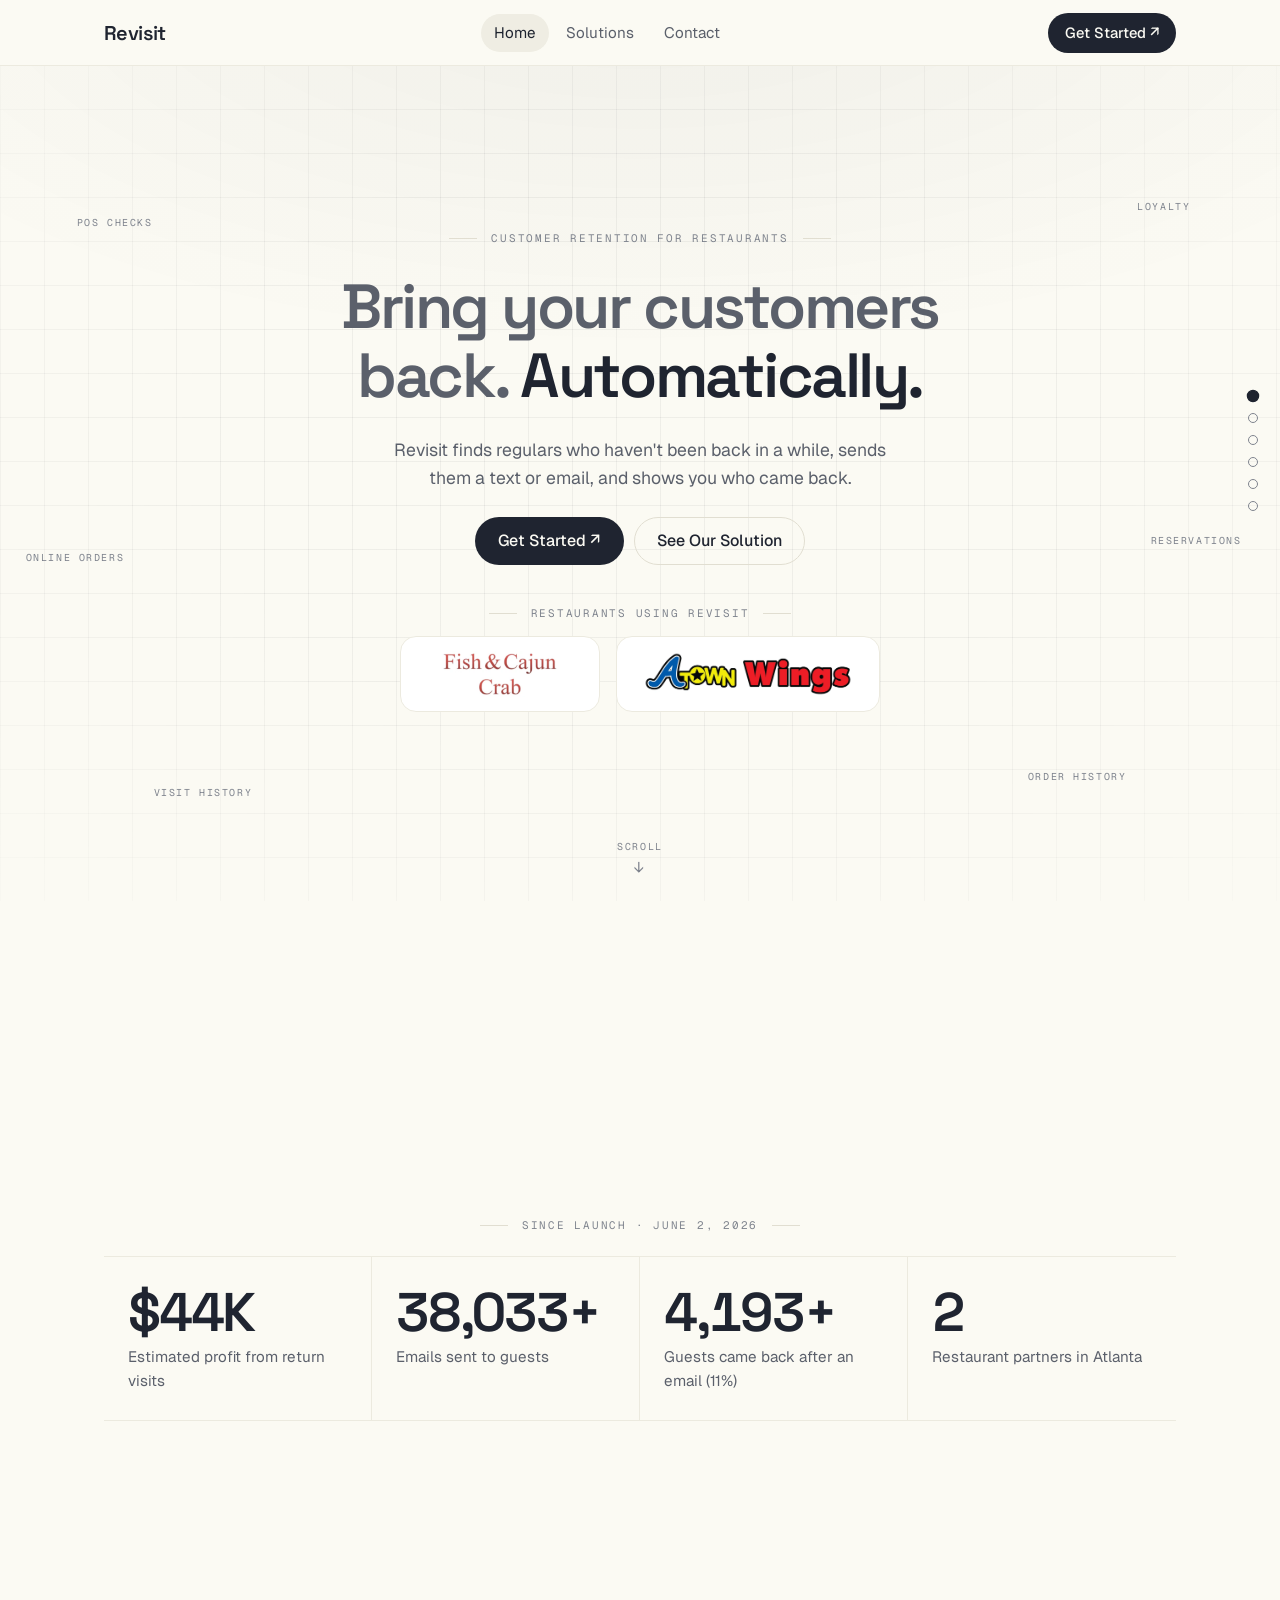
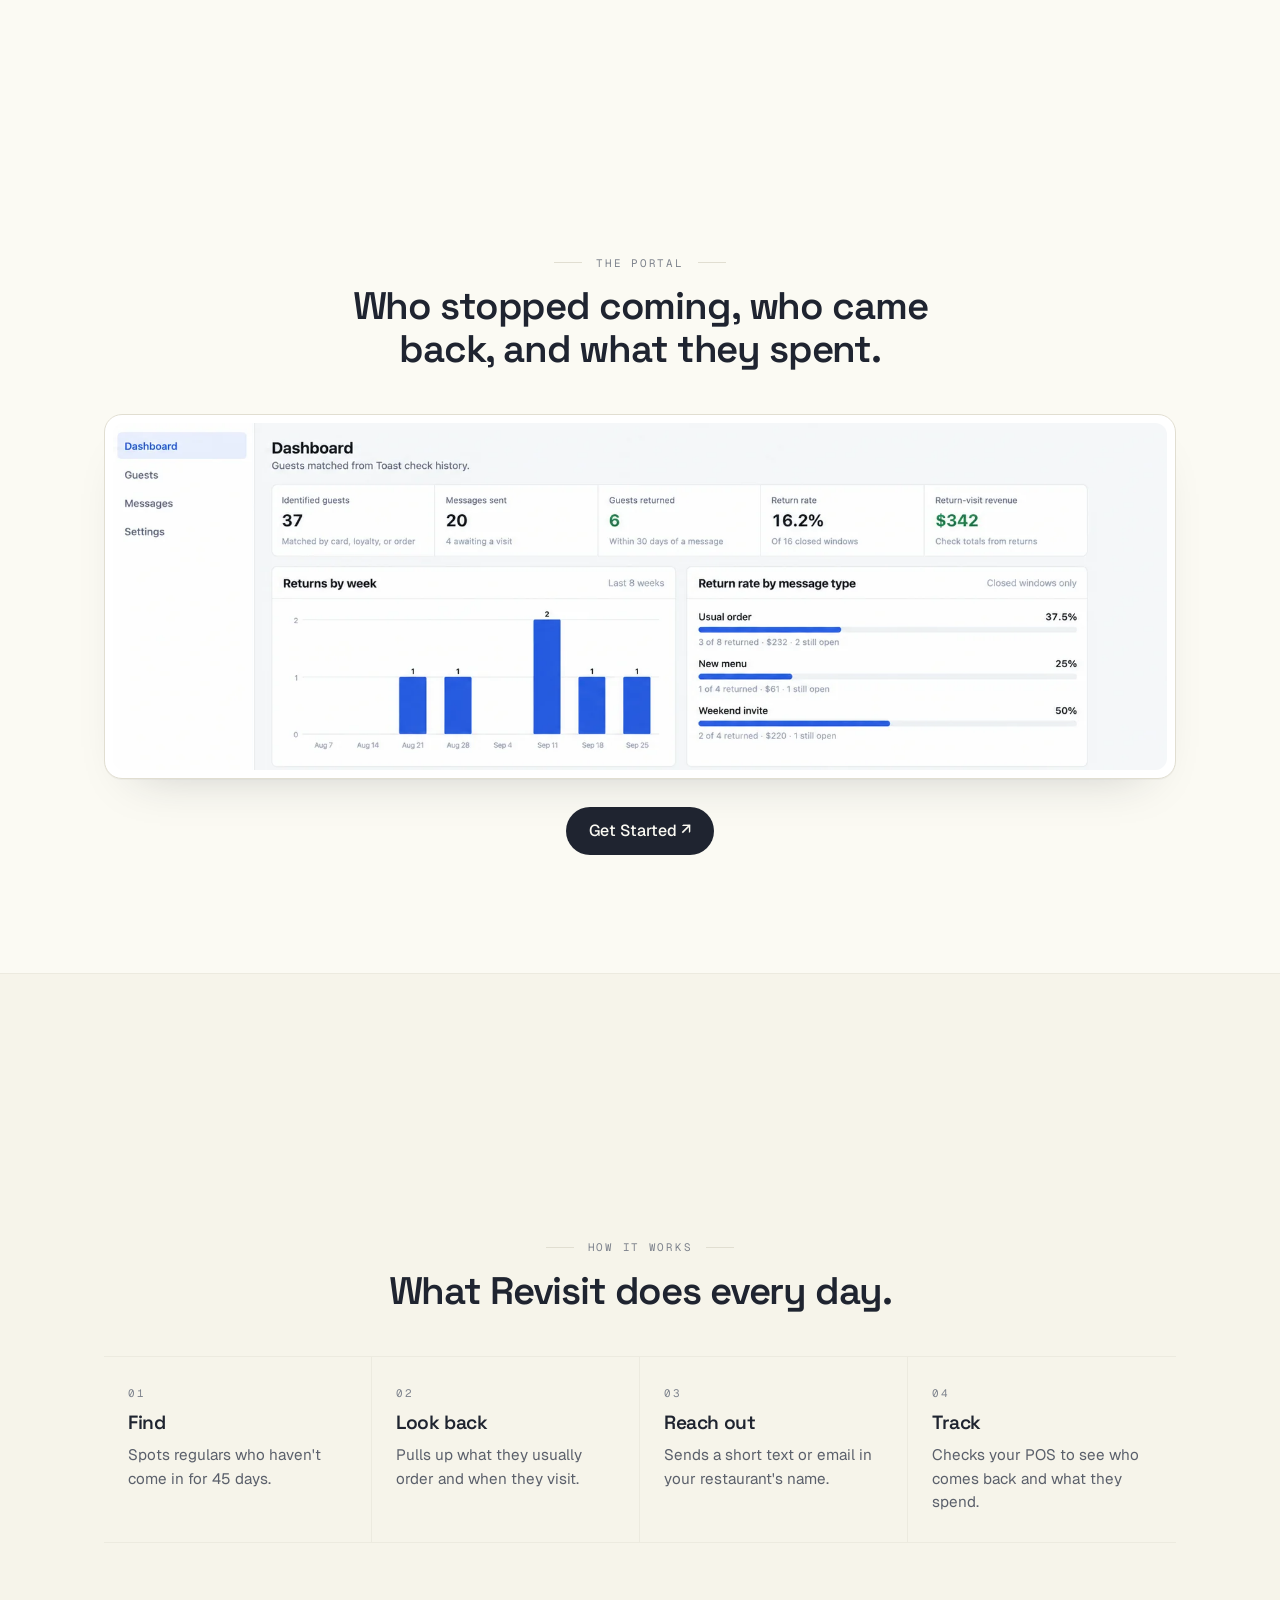
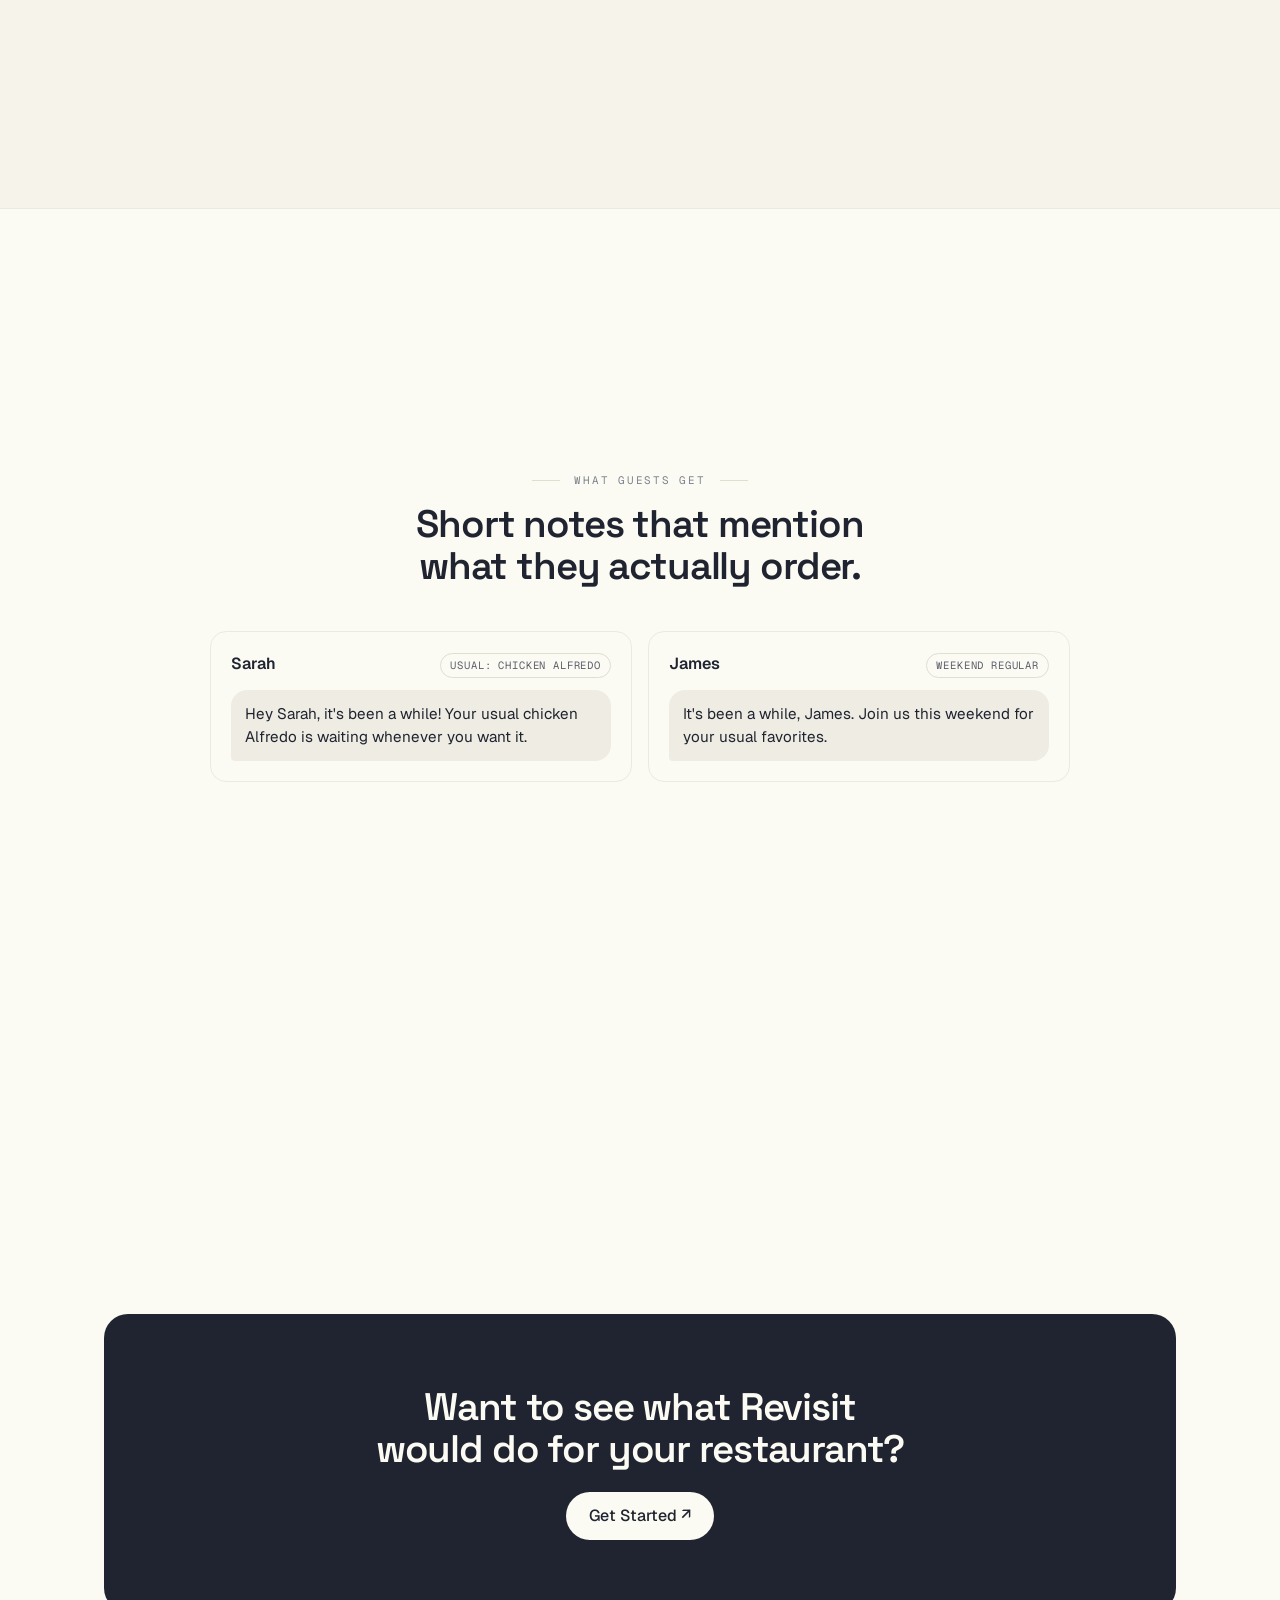
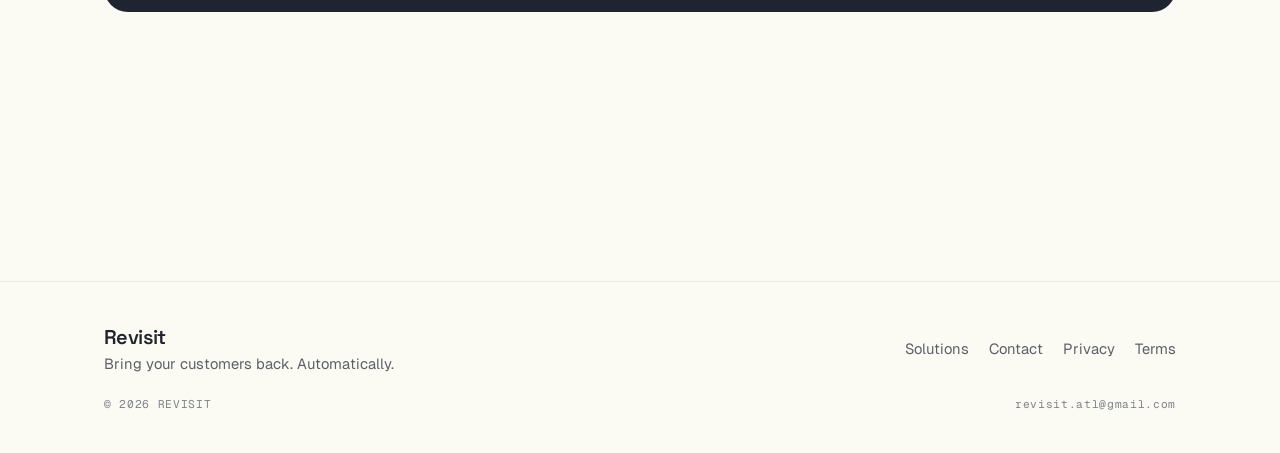
<file: index.html>
<!doctype html>
<html lang="en">
<head>
<meta charset="utf-8">
<meta name="viewport" content="width=device-width, initial-scale=1, viewport-fit=cover">
<title>Revisit</title>
<meta name="description" content="Revisit finds regulars who stopped coming back, sends them a personal message, and tracks who returns.">
<link rel="preconnect" href="https://fonts.googleapis.com">
<link rel="preconnect" href="https://fonts.gstatic.com" crossorigin>
<link rel="stylesheet" href="https://fonts.googleapis.com/css2?family=Space+Grotesk:wght@500;600;700&family=Geist:wght@400;500;600&family=Geist+Mono:wght@400;500&display=swap">
<style>
/* Layout: cream graph-paper ground, centered hero, hairline-divided rows; single light look. */
:root{
  --bg:#FBFAF3;--band:#F6F4EA;--ink:#1F2430;--muted:#5B606B;--faint:#7E838D;
  --line:#ECEADF;--line-strong:#E1DED1;--grid:rgba(31,36,48,.055);--good:#2F6B4F;--warm:#A4601F;
  --display:"Space Grotesk",ui-sans-serif,system-ui,sans-serif;
  --body:"Geist",ui-sans-serif,system-ui,-apple-system,"Segoe UI",sans-serif;
  --mono:"Geist Mono",ui-monospace,SFMono-Regular,Menlo,monospace;
  color-scheme:light;
}
*{box-sizing:border-box}
[hidden]{display:none!important}
body{margin:0;background:var(--bg);color:var(--ink);font-family:var(--body);font-size:16px;line-height:1.55;-webkit-font-smoothing:antialiased}
h1,h2,h3{margin:0;font-family:var(--display);font-weight:600;letter-spacing:-.03em;line-height:1.1;text-wrap:balance}
h1{font-size:clamp(2.3rem,5.4vw,3.9rem);letter-spacing:-.04em}
h2{font-size:clamp(1.7rem,3.2vw,2.4rem)}
h3{font-size:1.2rem;letter-spacing:-.02em}
p{margin:0}
a{color:inherit}
img{max-width:100%}
:focus-visible{outline:2px solid var(--ink);outline-offset:3px;border-radius:6px}
.wrap{max-width:1120px;margin-inline:auto;padding-inline:24px}
@media (max-width:520px){.wrap{padding-inline:18px}}
.muted{color:var(--muted)}
.eyebrow{font-family:var(--mono);font-size:.68rem;letter-spacing:.16em;text-transform:uppercase;color:var(--faint);display:flex;align-items:center;justify-content:center;gap:14px}
.eyebrow::before,.eyebrow::after{content:"";width:28px;height:1px;background:var(--line-strong)}
.eyebrow.left{justify-content:flex-start}.eyebrow.left::after{display:none}

/* Buttons */
.btn{display:inline-flex;align-items:center;gap:.6em;min-height:48px;padding:0 1.4em;border-radius:999px;font:500 1rem/1 var(--body);text-decoration:none;border:1px solid transparent;cursor:pointer;white-space:nowrap}
.btn.dark{background:var(--ink);color:var(--bg)}
.btn.dark:hover{background:#353B49}
.btn.ghost{border-color:var(--line-strong);color:var(--ink);background:transparent}
.btn.ghost:hover{border-color:var(--ink)}
.btn.sm{min-height:40px;padding:0 1.1em;font-size:.92rem}
.actions{display:flex;gap:10px;flex-wrap:wrap;justify-content:center}

/* Nav */
.nav{position:sticky;top:env(safe-area-inset-top,0px);z-index:20;background:var(--bg);border-bottom:1px solid var(--line)}
.nav-in{display:flex;align-items:center;justify-content:space-between;height:64px;gap:16px}
.brand{font-family:var(--display);font-weight:600;font-size:1.25rem;letter-spacing:-.03em;text-decoration:none}
.links{display:flex;gap:4px;list-style:none;margin:0;padding:0}
.links a{display:block;padding:7px 13px;border-radius:999px;color:var(--muted);text-decoration:none;font-size:.95rem}
.links a:hover{color:var(--ink)}
.links a[aria-current="page"]{color:var(--ink);background:#EFEDE3}
.menu-btn{display:none;border:1px solid var(--line-strong);background:transparent;border-radius:999px;padding:8px 14px;font:500 .9rem var(--body);color:var(--ink);cursor:pointer}
.mobile{border-top:1px solid var(--line);padding-block:8px 18px}
.mobile a{display:block;padding:12px 0;border-bottom:1px solid var(--line);text-decoration:none}
.mobile .btn{margin-top:14px;width:100%;justify-content:center;border-bottom:0}
@media (max-width:760px){.links,.nav .btn.dark{display:none}.menu-btn{display:inline-block}}
@media (min-width:761px){.mobile{display:none!important}}

/* Sections */
section{padding-block:clamp(64px,9vw,104px)}
.band{background:var(--band);border-block:1px solid var(--line)}
.center{text-align:center}
.head{display:grid;gap:14px;justify-items:center;text-align:center;max-width:680px;margin:0 auto 44px}
.head p{color:var(--muted)}

/* Hero */
.hero{position:relative;overflow:hidden;padding-block:clamp(72px,10vw,128px) clamp(56px,8vw,96px);background:radial-gradient(120% 80% at 50% -12%,rgba(31,36,48,.05),transparent 58%)}
.hero::before{content:"";position:absolute;inset:0;pointer-events:none;background-image:linear-gradient(var(--grid) 1px,transparent 1px),linear-gradient(90deg,var(--grid) 1px,transparent 1px);background-size:44px 44px;-webkit-mask-image:radial-gradient(85% 85% at 50% 45%,#000 40%,transparent 100%);mask-image:radial-gradient(85% 85% at 50% 45%,#000 40%,transparent 100%)}
.hero .wrap{position:relative;display:grid;gap:26px;justify-items:center;text-align:center}
.hero h1{color:var(--muted);max-width:16ch}
.hero h1 b{color:var(--ink);font-weight:600}
.hero .sub{font-size:1.1rem;color:var(--muted);max-width:44ch}
.tag{position:absolute;font-family:var(--mono);font-size:.62rem;letter-spacing:.16em;text-transform:uppercase;color:var(--faint);white-space:nowrap;pointer-events:none}
@media (max-width:1000px){.tag{display:none}}

/* Customers */
.customers{padding-block:40px 8px}
.logos{display:flex;justify-content:center;align-items:center;gap:16px;flex-wrap:wrap;margin-top:22px}
.logo{height:76px;min-width:200px;padding:14px 26px;border:1px solid var(--line);border-radius:16px;background:#FFFFFF;display:flex;align-items:center;justify-content:center}
.logo img{max-height:46px;width:auto;max-width:210px;display:block}

/* Product frame */
.frame{border:1px solid var(--line-strong);border-radius:18px;background:#FFFFFF;padding:8px;box-shadow:0 1px 0 rgba(31,36,48,.03),0 24px 48px -32px rgba(31,36,48,.25)}
.frame img{display:block;width:100%;height:auto;border-radius:12px}

/* Rows divided by hairlines */
.row{display:grid;grid-template-columns:repeat(4,1fr);border-block:1px solid var(--line)}
.row > div{padding:28px 24px;display:grid;gap:10px;align-content:start;border-right:1px solid var(--line);min-width:0}
.row > div:last-child{border-right:0}
.row .n{font-family:var(--mono);font-size:.68rem;letter-spacing:.14em;color:var(--faint)}
.row p{color:var(--muted);font-size:.95rem}
@media (max-width:860px){.row{grid-template-columns:1fr 1fr}.row > div:nth-child(2){border-right:0}.row > div:nth-child(-n+2){border-bottom:1px solid var(--line)}}
@media (max-width:520px){.row{grid-template-columns:1fr}.row > div{border-right:0;border-bottom:1px solid var(--line)}.row > div:last-child{border-bottom:0}}

/* Message bubbles */
.msgs{display:grid;grid-template-columns:1fr 1fr;gap:16px;max-width:860px;margin-inline:auto}
@media (max-width:700px){.msgs{grid-template-columns:1fr}}
.msg-card{border:1px solid var(--line);border-radius:16px;background:var(--bg);padding:20px;display:grid;gap:12px;min-width:0}
.who{display:flex;justify-content:space-between;gap:10px;align-items:baseline;flex-wrap:wrap}
.who b{font-weight:600}
.chip{font-family:var(--mono);font-size:.66rem;letter-spacing:.08em;text-transform:uppercase;color:var(--muted);border:1px solid var(--line-strong);border-radius:999px;padding:3px 9px;white-space:nowrap}
.bubble{background:#EFEDE3;border-radius:16px 16px 16px 4px;padding:12px 14px;font-size:.95rem}

/* Solutions */
.sol{border-top:1px solid var(--line)}
.sol-grid{display:grid;grid-template-columns:.8fr 1.2fr;gap:56px;align-items:center}
.sol-grid > *{min-width:0}
.sol-copy{display:grid;gap:14px}
.sol-copy p{color:var(--muted)}
@media (max-width:900px){.sol-grid{grid-template-columns:1fr;gap:32px}}
.flow{display:grid;grid-template-columns:1fr auto 1fr auto 1fr;gap:10px;align-items:center}
.flow .step{border:1px solid var(--line);background:#FFFFFF;border-radius:16px;padding:18px;display:grid;gap:6px;min-width:0}
.flow .step .n{font-family:var(--mono);font-size:.66rem;letter-spacing:.14em;color:var(--faint)}
.flow .arr{color:var(--faint)}
@media (max-width:640px){.flow{grid-template-columns:1fr}.flow .arr{justify-self:center;transform:rotate(90deg)}}
.rule{font-family:var(--mono);font-size:.85rem;border:1px solid var(--line-strong);border-radius:12px;padding:10px 14px;width:max-content;max-width:100%;background:#FFFFFF}
.soon{font-family:var(--mono);font-size:.66rem;letter-spacing:.12em;text-transform:uppercase;color:var(--warm);border:1px solid var(--warm);border-radius:999px;padding:3px 10px;width:max-content}
.rhythm{display:grid;gap:14px}
.rhythm .r{border:1px solid var(--line);border-radius:16px;background:#FFFFFF;padding:18px 20px;display:grid;grid-template-columns:1fr auto;gap:4px 16px;align-items:baseline}
.rhythm .r span{color:var(--muted);font-size:.9rem;grid-column:1/-1}

/* CTA */
.cta{background:var(--ink);color:var(--bg);border-radius:24px;padding:clamp(40px,7vw,72px);display:grid;gap:22px;justify-items:center;text-align:center}
.cta p{color:#AEB2BB}
.cta .btn.dark{background:var(--bg);color:var(--ink)}
.cta .btn.dark:hover{background:#FFFFFF}

/* Contact */
.contact{display:grid;grid-template-columns:.85fr 1.15fr;gap:56px;align-items:start}
.contact > *{min-width:0}
@media (max-width:860px){.contact{grid-template-columns:1fr;gap:32px}}
.contact-copy{display:grid;gap:16px}
.mail{display:flex;gap:10px;align-items:center;flex-wrap:wrap;padding-top:18px;border-top:1px solid var(--line)}
.mail a{font-family:var(--display);font-size:1.3rem;font-weight:600;text-decoration:none;border-bottom:1px solid var(--line-strong)}
.copy{font:500 .8rem var(--body);border:1px solid var(--line-strong);background:transparent;border-radius:999px;padding:4px 11px;cursor:pointer;color:var(--muted)}
.form{border:1px solid var(--line-strong);border-radius:20px;background:var(--band);padding:clamp(20px,4vw,36px)}
form{display:grid;gap:16px}
.two{display:grid;grid-template-columns:1fr 1fr;gap:16px}
@media (max-width:560px){.two{grid-template-columns:1fr}}
.f{display:grid;gap:6px;min-width:0}
.f label{font-size:.85rem;font-weight:500}
.f input,.f select,.f textarea{font:400 1rem var(--body);color:var(--ink);background:#FFFFFF;border:1px solid var(--line-strong);border-radius:10px;padding:11px 13px;width:100%}
.f textarea{min-height:110px;resize:vertical}
.f input:focus,.f select:focus,.f textarea:focus{outline:none;border-color:var(--ink)}
.f.err input,.f.err select{border-color:var(--warm)}
.f .msg,p.msg{font-size:.85rem;color:var(--warm);margin:0}
.btn:disabled{opacity:.6;cursor:default}
.done{display:grid;gap:12px;justify-items:start}

/* Legal */
.legal{max-width:720px;display:grid;gap:14px}
.legal h1{font-size:clamp(2.2rem,4vw,3rem)}
.legal h2{font-size:1.25rem;letter-spacing:-.02em;margin-top:18px}
.legal p,.legal li{color:var(--muted);line-height:1.65}
.legal strong{color:var(--ink);font-weight:600}
.legal ul{margin:0;padding-left:1.2em;display:grid;gap:6px}
.legal a{color:var(--ink);text-underline-offset:3px}
.legal .updated{font-family:var(--mono);font-size:.72rem;letter-spacing:.08em;text-transform:uppercase;color:var(--faint)}

/* Footer */
footer{border-top:1px solid var(--line);padding-block:40px}
.foot{display:flex;justify-content:space-between;gap:20px;flex-wrap:wrap;align-items:center}
.foot ul{display:flex;gap:20px;list-style:none;margin:0;padding:0;flex-wrap:wrap}
.foot ul a{color:var(--muted);text-decoration:none;font-size:.92rem}
.foot ul a:hover{color:var(--ink)}
.fine{margin-top:20px;display:flex;justify-content:space-between;gap:12px;flex-wrap:wrap;font-family:var(--mono);font-size:.7rem;letter-spacing:.06em;color:var(--faint)}


/* Stats */
.stats-sec{padding-block:40px 24px}
.row.stats{margin-top:22px}
.row.stats > div{gap:6px}
.big{font-family:var(--display);font-weight:600;font-size:clamp(2.4rem,4.6vw,3.4rem);letter-spacing:-.04em;line-height:1;font-variant-numeric:tabular-nums}

/* ---------- Animations (skipped for visitors who prefer reduced motion) ---------- */
@media (prefers-reduced-motion: no-preference){
  .btn{transition:transform .2s ease,background-color .2s ease,border-color .2s ease,box-shadow .2s ease}
  .btn:hover{transform:translateY(-1px)}
  .btn.dark:hover{box-shadow:0 8px 20px -10px rgba(31,36,48,.5)}
  .links a{transition:color .2s ease,background-color .2s ease}
  .logo,.frame,.msg-card,.flow .step,.rhythm .r{transition:transform .35s cubic-bezier(.2,.7,.2,1),box-shadow .35s ease,border-color .35s ease}
  .logo:hover,.msg-card:hover,.flow .step:hover,.rhythm .r:hover{transform:translateY(-3px);border-color:var(--line-strong);box-shadow:0 14px 28px -20px rgba(31,36,48,.35)}
  .frame:hover{transform:translateY(-4px);box-shadow:0 1px 0 rgba(31,36,48,.03),0 34px 60px -34px rgba(31,36,48,.35)}

  /* Hero: content rises in on load, background labels drift gently */
  .hero .wrap > *{animation:rise .8s cubic-bezier(.2,.7,.2,1) both}
  .hero .wrap > :nth-child(2){animation-delay:.08s}
  .hero .wrap > :nth-child(3){animation-delay:.16s}
  .hero .wrap > :nth-child(4){animation-delay:.24s}
  .tag{animation:fade 1.2s .5s both,drift1 9s ease-in-out 1.7s infinite alternate}
  .tag:nth-of-type(2){animation-name:fade,drift2;animation-duration:1.2s,11s}
  .tag:nth-of-type(3){animation-name:fade,drift3;animation-duration:1.2s,10s}
  .tag:nth-of-type(4){animation-name:fade,drift1;animation-duration:1.2s,12s;animation-direction:normal,alternate-reverse}
  .tag:nth-of-type(5){animation-name:fade,drift2;animation-duration:1.2s,9.5s;animation-direction:normal,alternate-reverse}
  .tag:nth-of-type(6){animation-name:fade,drift3;animation-duration:1.2s,13s;animation-direction:normal,alternate-reverse}

  /* Page switch */
  main.enter{animation:fade .45s ease both}

  /* Scroll reveal: only hidden once the script has started, so content always shows without JS */
  .anim .reveal{opacity:0;transform:translateY(18px);transition:opacity .7s cubic-bezier(.2,.7,.2,1),transform .7s cubic-bezier(.2,.7,.2,1)}
  .anim .reveal.in{opacity:1;transform:none}
}
@keyframes rise{from{opacity:0;transform:translateY(14px)}to{opacity:1;transform:none}}
@keyframes fade{from{opacity:0}to{opacity:1}}
@keyframes drift1{0%{transform:translate(0,0)}33%{transform:translate(14px,-12px)}66%{transform:translate(-8px,-22px)}100%{transform:translate(10px,8px)}}
@keyframes drift2{0%{transform:translate(0,0)}33%{transform:translate(-16px,10px)}66%{transform:translate(6px,20px)}100%{transform:translate(-12px,-10px)}}
@keyframes drift3{0%{transform:translate(0,0)}33%{transform:translate(10px,16px)}66%{transform:translate(20px,-6px)}100%{transform:translate(-14px,-14px)}}

/* ---------- Full-screen panels with scroll snapping ---------- */
html{scroll-padding-top:64px}
.panel{overflow-x:clip}
main{overflow-x:clip}
.hero-logos{display:grid;gap:4px;justify-items:center;margin-top:14px}
.hero-logos .logos{margin-top:10px}
.scroll-cue{position:absolute;left:50%;bottom:22px;transform:translateX(-50%);display:none;flex-direction:column;align-items:center;gap:4px;background:none;border:0;cursor:pointer;color:var(--faint);font-family:var(--mono);font-size:.62rem;letter-spacing:.16em;text-transform:uppercase}
.scroll-cue i{font-style:normal;font-size:1rem}
.dots{position:fixed;right:22px;top:50%;transform:translateY(-50%);z-index:15;display:none;flex-direction:column;gap:12px}
.dots button{position:relative;width:10px;height:10px;border-radius:50%;border:1px solid var(--faint);background:transparent;padding:0;cursor:pointer}
.dots button[aria-current="true"]{background:var(--ink);border-color:var(--ink);transform:scale(1.25)}
.dots button span{position:absolute;right:20px;top:50%;transform:translateY(-50%);white-space:nowrap;font-family:var(--mono);font-size:.62rem;letter-spacing:.12em;text-transform:uppercase;color:var(--muted);background:var(--bg);border:1px solid var(--line);border-radius:999px;padding:3px 9px;opacity:0;pointer-events:none}
.dots button:hover span,.dots button:focus-visible span{opacity:1}
@media (min-width:900px) and (min-height:620px){
  html.snap{scroll-snap-type:y mandatory}
  .panel{scroll-snap-align:start;min-height:calc(100dvh - 64px);display:flex;flex-direction:column;justify-content:center}
  .panel > .wrap{width:100%}
  .panel.hero{padding-block:40px 64px}
  .panel.stats-sec{padding-block:64px}
  footer{scroll-snap-align:end}
  .scroll-cue,.dots{display:flex}
}
@media (prefers-reduced-motion: no-preference){
  .dots button{transition:transform .3s ease,background-color .3s ease}
  .dots button span{transition:opacity .2s ease}
  .scroll-cue i{animation:nudge 1.8s ease-in-out infinite}
  /* The twist: each panel turns slightly into place, alternating direction */
  .anim .panel:not(.hero) > .wrap{opacity:0;transform:translateY(60px) rotate(-2.2deg) scale(.95);transform-origin:15% 100%;transition:opacity .9s cubic-bezier(.2,.7,.2,1),transform 1.1s cubic-bezier(.16,.84,.24,1)}
  .anim .panel:not(.hero):nth-of-type(odd) > .wrap{transform:translateY(60px) rotate(2.2deg) scale(.95);transform-origin:85% 100%}
  .anim .panel.in > .wrap{opacity:1!important;transform:none!important}
}
@keyframes nudge{0%,100%{transform:translateY(0)}50%{transform:translateY(5px)}}
</style>

</head>
<body>
<!-- ================= NAV ================= -->
<header class="nav">
  <div class="wrap nav-in">
    <a href="#home" class="brand">Revisit</a>
    <ul class="links">
      <li><a href="#home" data-nav="home">Home</a></li>
      <li><a href="#solutions" data-nav="solutions">Solutions</a></li>
      <li><a href="#contact" data-nav="contact">Contact</a></li>
    </ul>
    <div style="display:flex;gap:8px;align-items:center">
      <a href="#contact" class="btn dark sm">Get Started ↗</a>
      <button class="menu-btn" id="menuBtn" aria-expanded="false" aria-controls="mobileMenu">Menu</button>
    </div>
  </div>
  <div class="mobile" id="mobileMenu" hidden>
    <div class="wrap">
      <a href="#home" data-nav="home">Home</a>
      <a href="#solutions" data-nav="solutions">Solutions</a>
      <a href="#contact" data-nav="contact">Contact</a>
      <a href="#contact" class="btn dark">Get Started ↗</a>
    </div>
  </div>
</header>

<!-- ================= HOME ================= -->
<main data-page="home">
  <section class="panel hero" data-label="Home">
    <span class="tag" style="left:6%;top:18%">POS checks</span>
    <span class="tag" style="right:7%;top:16%">Loyalty</span>
    <span class="tag" style="left:2%;top:58%">Online orders</span>
    <span class="tag" style="right:3%;top:56%">Reservations</span>
    <span class="tag" style="left:12%;bottom:12%">Visit history</span>
    <span class="tag" style="right:12%;bottom:14%">Order history</span>
    <div class="wrap">
      <span class="eyebrow">Customer retention for restaurants</span>
      <h1>Bring your customers back. <b>Automatically.</b></h1>
      <p class="sub">Revisit finds regulars who haven't been back in a while, sends them a text or email, and shows you who came back.</p>
      <div class="actions">
        <a href="#contact" class="btn dark">Get Started ↗</a>
        <a href="#solutions" class="btn ghost">See Our Solution</a>
      </div>
      <div class="hero-logos">
        <span class="eyebrow">Restaurants using Revisit</span>
        <div class="logos">
          <div class="logo"><img src="[data-uri]" alt="Fish &amp; Cajun Crab" width="346" height="138"></div>
          <div class="logo"><img src="[data-uri]" alt="A-Town Wings" width="992" height="213"></div>
        </div>
      </div>
    </div>
    <button class="scroll-cue" data-next aria-label="Scroll to next section"><span>Scroll</span><i aria-hidden="true">↓</i></button>
  </section>

  <section class="panel stats-sec" data-label="Results">
    <div class="wrap">
      <span class="eyebrow">Since launch · June 2, 2026</span>
      <div class="row stats">
        <div><span class="big" data-count="45" data-prefix="$" data-suffix="K">$45K</span><p>Estimated profit from return visits</p></div>
        <div><span class="big" data-count="39000" data-suffix="+">39,000+</span><p>Emails sent to guests</p></div>
        <div><span class="big" data-count="4300" data-suffix="+">4,300+</span><p>Guests came back after an email (11%)</p></div>
        <div><span class="big" data-count="2">2</span><p>Restaurant partners in Atlanta</p></div>
      </div>
    </div>
  </section>

  <section class="panel" data-label="Portal">
    <div class="wrap">
      <div class="head">
        <span class="eyebrow">The portal</span>
        <h2>Who stopped coming, who came back, and what they spent.</h2>
      </div>
      <div class="frame"><img src="[data-uri]" alt="Revisit dashboard with guests returned, return rate, return-visit revenue, returns by week, and return rate by message type" width="1698" height="560"></div>
      <div class="actions" style="margin-top:28px"><a href="#contact" class="btn dark">Get Started ↗</a></div>
    </div>
  </section>

  <section class="panel band" data-label="How it works">
    <div class="wrap">
      <div class="head">
        <span class="eyebrow">How it works</span>
        <h2>What Revisit does every day.</h2>
      </div>
      <div class="row">
        <div><span class="n">01</span><h3>Find</h3><p>Spots regulars who haven't come in for 45 days.</p></div>
        <div><span class="n">02</span><h3>Look back</h3><p>Pulls up what they usually order and when they visit.</p></div>
        <div><span class="n">03</span><h3>Reach out</h3><p>Sends a short text or email in your restaurant's name.</p></div>
        <div><span class="n">04</span><h3>Track</h3><p>Checks your POS to see who comes back and what they spend.</p></div>
      </div>
    </div>
  </section>

  <section class="panel" data-label="Messages">
    <div class="wrap">
      <div class="head">
        <span class="eyebrow">What guests get</span>
        <h2>Short notes that mention what they actually order.</h2>
      </div>
      <div class="msgs">
        <div class="msg-card"><div class="who"><b>Sarah</b><span class="chip">Usual: Chicken Alfredo</span></div><div class="bubble">Hey Sarah, it's been a while! Your usual chicken Alfredo is waiting whenever you want it.</div></div>
        <div class="msg-card"><div class="who"><b>James</b><span class="chip">Weekend regular</span></div><div class="bubble">It's been a while, James. Join us this weekend for your usual favorites.</div></div>
      </div>
    </div>
  </section>

  <section class="panel" data-label="Get started">
    <div class="wrap">
      <div class="cta">
        <h2>Want to see what Revisit would do for your restaurant?</h2>
        <a href="#contact" class="btn dark">Get Started ↗</a>
      </div>
    </div>
  </section>
</main>

<!-- ================= SOLUTIONS ================= -->
<main data-page="solutions" hidden>
  <section class="hero" style="padding-bottom:56px">
    <div class="wrap">
      <span class="eyebrow">Solutions</span>
      <h1>How Revisit <b>brings guests back.</b></h1>
      <p class="sub">Four tools that run on the data your POS already has, plus one we're building next.</p>
    </div>
  </section>

  <section class="sol">
    <div class="wrap">
      <div class="head">
        <span class="eyebrow">01 · Detection</span>
        <h2>Know who's stopped coming in.</h2>
        <p>Revisit tracks every guest's visits and flags regulars who haven't been back in 45 days.</p>
      </div>
      <div class="frame"><img src="[data-uri]" alt="Revisit guest list with each guest's status, visits, usual gap, last visit, and most-ordered item" width="1600" height="540" loading="lazy"></div>
    </div>
  </section>

  <section class="sol band">
    <div class="wrap">
      <div class="head">
        <span class="eyebrow">02 · Personalized outreach</span>
        <h2>A message written for each guest.</h2>
        <p>Each one mentions what that guest usually orders or when they usually come in.</p>
      </div>
      <div class="msgs">
        <div class="msg-card"><div class="who"><b>Sarah</b><span class="chip">Pasta regular</span></div><div class="bubble">We've added a few new pasta dishes you might love. Come see what's new.</div></div>
        <div class="msg-card"><div class="who"><b>James</b><span class="chip">Weekend regular</span></div><div class="bubble">It's been a while, James. Join us this weekend and enjoy your usual favorites.</div></div>
      </div>
    </div>
  </section>

  <section class="sol">
    <div class="wrap">
      <div class="head">
        <span class="eyebrow">03 · Automated SMS &amp; email</span>
        <h2>Sent for you, by text or email.</h2>
        <p>You don't have to pull a list or write anything.</p>
      </div>
      <div class="flow">
        <div class="step"><span class="n">01</span><h3>Guest flagged</h3></div>
        <span class="arr" aria-hidden="true">→</span>
        <div class="step"><span class="n">02</span><h3>Message written</h3></div>
        <span class="arr" aria-hidden="true">→</span>
        <div class="step"><span class="n">03</span><h3>Message sent</h3></div>
      </div>
    </div>
  </section>

  <section class="sol band">
    <div class="wrap">
      <div class="head">
        <span class="eyebrow">04 · Retention analytics</span>
        <h2>See which messages bring people back.</h2>
        <p>Return rate and revenue for every message you send.</p>
      </div>
      <div class="frame"><img src="[data-uri]" alt="Revisit dashboard with returns by week and return rate by message type" width="1698" height="560" loading="lazy"></div>
    </div>
  </section>

  <section class="sol">
    <div class="wrap sol-grid">
      <div class="sol-copy">
        <span class="eyebrow left">05 · Intelligent retention</span>
        <h2>Next: timing that fits each guest.</h2>
        <p>Right now Revisit uses one rule for everyone. We're building a model that learns how often each guest usually visits, so a weekly regular hears from you sooner than someone who comes once a month.</p>
        <span class="rule">4+ visits · 45 days inactive → outreach</span>
        <span class="soon">In development</span>
      </div>
      <div class="rhythm">
        <div class="r"><b>Comes in every 15 days</b><span>Waiting 45 days is too long.</span></div>
        <div class="r"><b>Comes in every 60 days</b><span>45 days is too soon. They aren't late yet.</span></div>
        <div class="r"><b>With the model</b><span>Each guest hears from you when they're actually overdue.</span></div>
      </div>
    </div>
  </section>

  <section style="padding-top:0">
    <div class="wrap">
      <div class="cta">
        <h2>Want to try it at your restaurant?</h2>
        <a href="#contact" class="btn dark">Contact us ↗</a>
      </div>
    </div>
  </section>
</main>

<!-- ================= CONTACT ================= -->
<main data-page="contact" hidden>
  <section class="panel" data-label="Contact">
    <div class="wrap contact">
      <div class="contact-copy">
        <span class="eyebrow left">Contact</span>
        <h1 style="font-size:clamp(2.1rem,4.4vw,3.2rem)">Let's bring your customers back.</h1>
        <p class="muted">Tell us a bit about your restaurant and we'll get back to you.</p>
        <div class="mail">
          <a data-email-link href="mailto:revisit.atl@gmail.com"><span data-email>revisit.atl@gmail.com</span></a>
          <button type="button" class="copy" id="copyEmail">Copy</button>
        </div>
      </div>
      <div class="form">
        <form id="contactForm" novalidate>
          <div class="two">
            <div class="f"><label for="f-name">Name</label><input id="f-name" name="name" autocomplete="name" required><span class="msg" hidden></span></div>
            <div class="f"><label for="f-company">Restaurant / Company</label><input id="f-company" name="company" autocomplete="organization" required><span class="msg" hidden></span></div>
          </div>
          <div class="two">
            <div class="f"><label for="f-email">Email</label><input id="f-email" name="email" type="email" autocomplete="email" required><span class="msg" hidden></span></div>
            <div class="f"><label for="f-locations">Number of Locations</label>
              <select id="f-locations" name="locations" required><option value="" disabled selected>Select</option><option>1</option><option>2–5</option><option>6–20</option><option>21+</option></select><span class="msg" hidden></span></div>
          </div>
          <div class="f"><label for="f-message">Message</label><textarea id="f-message" name="message"></textarea></div>
          <input type="text" name="_honey" tabindex="-1" autocomplete="off" aria-hidden="true" style="position:absolute;left:-9999px;width:1px;height:1px;opacity:0">
          <p class="f msg" id="sendErr" hidden></p>
          <div><button type="submit" class="btn dark" id="sendBtn">Get Started ↗</button></div>
        </form>
        <div class="done" id="formSuccess" hidden role="status" aria-live="polite">
          <h3>Thanks! We'll be in touch soon.</h3>
          <button type="button" class="btn ghost sm" id="formReset">Send another</button>
        </div>
      </div>
    </div>
  </section>
</main>

<main data-page="privacy" hidden>
  <section><div class="wrap legal">
    <span class="eyebrow left">Legal</span>
    <h1>Privacy Policy</h1>
    <p class="updated">Last updated: October 8, 2026</p>
    <p>This policy explains what information Revisit (“Revisit,” “we,” “us”) collects, how we use it, and the choices you have. It covers our website and the Revisit service we provide to restaurants.</p>

    <h2>Who this applies to</h2>
    <ul>
      <li><strong>Website visitors</strong>: people who visit our site or contact us.</li>
      <li><strong>Restaurant customers</strong>: the restaurants that use Revisit, and the people who work there.</li>
      <li><strong>Restaurant guests</strong>: people who have visited a restaurant that uses Revisit and may receive messages from that restaurant.</li>
    </ul>

    <h2>Information we collect</h2>
    <p><strong>From website visitors.</strong> When you fill out our contact form, we collect your name, restaurant or company name, email address, number of locations, and your message. Like most websites, our hosting provider may automatically log basic technical information such as your IP address, browser type, and pages visited.</p>
    <p><strong>From restaurants.</strong> When a restaurant connects Revisit to its point-of-sale (POS), loyalty, online ordering, or reservation systems, we receive information about its guests. This can include:</p>
    <ul>
      <li>Name, phone number, and email address</li>
      <li>Visit dates and times</li>
      <li>Items ordered and check totals</li>
      <li>Whether the guest has agreed to receive marketing messages</li>
    </ul>
    <p>We do not collect or store full payment card numbers.</p>
    <p><strong>From messages we send.</strong> We record whether a message was delivered, whether a guest unsubscribed or replied STOP, and whether the guest visited the restaurant again afterward.</p>

    <h2>How we use information</h2>
    <ul>
      <li>To find guests who haven’t visited a restaurant in a while</li>
      <li>To write and send text messages and emails on behalf of that restaurant</li>
      <li>To measure which messages lead to return visits and report results to the restaurant</li>
      <li>To reply to people who contact us</li>
      <li>To run, secure, and improve Revisit</li>
      <li>To follow the law and honor opt-out requests</li>
    </ul>

    <h2>Our role with guest information</h2>
    <p>Each restaurant controls its own guest information. We process it only to provide Revisit to that restaurant and as the restaurant directs. We keep each restaurant’s data separate and never use one restaurant’s guest information to market another restaurant.</p>
    <p>Restaurants are responsible for getting guests’ permission before marketing messages are sent. We only send marketing messages to guests marked as having agreed to receive them.</p>

    <h2>We don’t sell your information</h2>
    <p>We do not sell personal information, and we do not share it with third parties for their own advertising.</p>

    <h2>Who we share information with</h2>
    <ul>
      <li><strong>The restaurant</strong> the information came from, including reports on message results.</li>
      <li><strong>Service providers</strong> that help us operate, such as website hosting, data storage, and email and text message delivery. They may use the information only to provide services to us.</li>
      <li><strong>Legal reasons</strong>: when required by law, or to protect the rights and safety of Revisit, our customers, or others.</li>
      <li><strong>Business transfers</strong>: if Revisit is involved in a merger, acquisition, or sale of assets, information may be transferred as part of that deal.</li>
    </ul>
    <p>Mobile phone numbers and text-message consent are never shared with third parties for marketing.</p>

    <h2>Text messages and emails</h2>
    <p>You can stop text messages at any time by replying <strong>STOP</strong>. You can stop emails by clicking the unsubscribe link in any email. We honor opt-out requests promptly. See the Text Message Terms in our <a href="#terms">Terms of Use</a> for details.</p>

    <h2>How long we keep information</h2>
    <p>We keep guest information for as long as the restaurant uses Revisit, or as needed to provide the service. When a restaurant stops using Revisit, we delete or return its guest information within a reasonable time, unless we must keep it to comply with the law. We keep opt-out records so we don’t message someone who asked us to stop.</p>

    <h2>How we protect information</h2>
    <p>We use reasonable safeguards to protect information, including limiting who can access it. No system is completely secure, so we can’t guarantee absolute security.</p>

    <h2>Your choices and rights</h2>
    <p>You can ask us to access, correct, or delete your personal information. If you are a restaurant guest, you can also contact the restaurant directly. Depending on where you live, you may have additional rights under state privacy laws. We won’t treat you differently for using these rights.</p>
    <p>To make a request, email <span data-email>revisit.atl@gmail.com</span>. We may need to confirm your identity before acting on it.</p>

    <h2>Children</h2>
    <p>Revisit is not directed to children under 13, and we do not knowingly collect information from them. If you believe a child’s information was shared with us, contact us and we’ll delete it.</p>

    <h2>Third-party services on our website</h2>
    <p>Our website loads fonts from Google Fonts and sends contact-form submissions through a form service to our email. These providers may receive your IP address and the information you submit, under their own privacy policies.</p>

    <h2>Changes to this policy</h2>
    <p>We may update this policy. When we do, we’ll change the date at the top. Significant changes will be shared with our restaurant customers.</p>

    <h2>Contact us</h2>
    <p>Questions about this policy: <span data-email>revisit.atl@gmail.com</span></p>
  </div></section>
</main>
<main data-page="terms" hidden>
  <section><div class="wrap legal">
    <span class="eyebrow left">Legal</span>
    <h1>Terms of Use</h1>
    <p class="updated">Last updated: October 8, 2026</p>
    <p>These terms apply to your use of the Revisit website and service (“Revisit,” “we,” “us”). By using Revisit, you agree to these terms. If you don’t agree, please don’t use Revisit.</p>

    <h2>1. What Revisit does</h2>
    <p>Revisit helps restaurants find guests who haven’t visited in a while, send them text messages and emails on the restaurant’s behalf, and measure who returns. Features may change over time.</p>

    <h2>2. Restaurant responsibilities</h2>
    <p>If you use Revisit for a restaurant, you agree that:</p>
    <ul>
      <li>You have the right to share your guest information with us.</li>
      <li>You have obtained, and will keep records of, each guest’s permission before marketing messages are sent to them, as required by law.</li>
      <li>You will follow all laws that apply to your marketing, including the Telephone Consumer Protection Act (TCPA), the CAN-SPAM Act, and state privacy and telemarketing laws.</li>
      <li>Any offers or claims in your messages are accurate and that you will honor them.</li>
      <li>You will keep your login information secure and tell us about any unauthorized use.</li>
    </ul>

    <h2>3. Acceptable use</h2>
    <p>You may not use Revisit to:</p>
    <ul>
      <li>Message anyone who has not agreed to receive marketing messages, or who has opted out</li>
      <li>Send false, misleading, offensive, or illegal content</li>
      <li>Upload information you don’t have the right to use</li>
      <li>Interfere with, copy, reverse engineer, or overload the service</li>
    </ul>

    <h2>4. Text message terms</h2>
    <p>These terms apply to anyone who receives text messages sent through Revisit.</p>
    <ul>
      <li><strong>Program:</strong> Restaurants that use Revisit may send recurring marketing text messages, such as reminders, offers, and menu updates, to guests who have agreed to receive them.</li>
      <li><strong>Frequency:</strong> Message frequency varies.</li>
      <li><strong>Cost:</strong> Message and data rates may apply.</li>
      <li><strong>Opt out:</strong> Reply <strong>STOP</strong> to any message to stop receiving texts. You’ll receive one message confirming you’ve been unsubscribed.</li>
      <li><strong>Help:</strong> Reply <strong>HELP</strong> for help, or email <span data-email>revisit.atl@gmail.com</span>.</li>
      <li><strong>Consent:</strong> Agreeing to receive marketing texts is not required to make a purchase.</li>
      <li><strong>Carriers:</strong> Mobile carriers are not liable for delayed or undelivered messages.</li>
      <li><strong>Privacy:</strong> See our <a href="#privacy">Privacy Policy</a>. Phone numbers and consent are never shared with third parties for marketing.</li>
    </ul>

    <h2>5. Results</h2>
    <p>Revisit reports return visits and revenue based on data from your POS and other connected systems. These reports are estimates. Some guests may have returned without a message, and we do not guarantee any particular number of return visits, sales, or profit.</p>

    <h2>6. Our property</h2>
    <p>Revisit, including our software, website, and brand, belongs to us. You keep ownership of your restaurant’s data. You give us permission to use it only to provide and improve Revisit, as described in our <a href="#privacy">Privacy Policy</a>.</p>

    <h2>7. Fees</h2>
    <p>Any fees for Revisit are set out in a separate agreement or order with your restaurant.</p>

    <h2>8. Ending use</h2>
    <p>You can stop using Revisit at any time. We may suspend or end access if you break these terms, misuse the service, or put guests or others at risk.</p>

    <h2>9. Disclaimers</h2>
    <p>Revisit is provided “as is” and “as available.” To the fullest extent allowed by law, we disclaim all warranties, express or implied, including warranties of merchantability, fitness for a particular purpose, and non-infringement. We don’t guarantee the service will be uninterrupted or error-free.</p>

    <h2>10. Limitation of liability</h2>
    <p>To the fullest extent allowed by law, Revisit will not be liable for indirect, incidental, special, consequential, or punitive damages, or for lost profits, revenue, or data. Our total liability for any claim related to Revisit is limited to the amount you paid us in the 12 months before the claim, or $100 if you paid nothing.</p>

    <h2>11. Indemnity</h2>
    <p>If you use Revisit for a restaurant, you agree to defend and hold Revisit harmless from claims arising from your guest data, your messages, your offers, or your violation of these terms or the law.</p>

    <h2>12. Governing law</h2>
    <p>These terms are governed by the laws of the State of Georgia, without regard to its conflict-of-law rules. Any dispute will be handled in the state or federal courts located in Fulton County, Georgia.</p>

    <h2>13. Changes</h2>
    <p>We may update these terms. When we do, we’ll change the date at the top. Continuing to use Revisit after changes means you accept the updated terms.</p>

    <h2>14. Contact</h2>
    <p>Questions about these terms: <span data-email>revisit.atl@gmail.com</span></p>
  </div></section>
</main>

<nav class="dots" id="dots" aria-label="Sections"></nav>

<!-- ================= FOOTER ================= -->
<footer>
  <div class="wrap">
    <div class="foot">
      <div><a href="#home" class="brand">Revisit</a><p class="muted" style="font-size:.92rem">Bring your customers back. Automatically.</p></div>
      <ul><li><a href="#solutions">Solutions</a></li><li><a href="#contact">Contact</a></li><li><a href="#privacy">Privacy</a></li><li><a href="#terms">Terms</a></li></ul>
    </div>
    <div class="fine"><span>© 2026 REVISIT</span><span data-email>revisit.atl@gmail.com</span></div>
  </div>
</footer>

<script>
/* Change the contact email here. */
const CONFIG = { email: "revisit.atl@gmail.com" };
(function () {
  document.querySelectorAll("[data-email]").forEach(el => el.textContent = CONFIG.email);
  document.querySelectorAll("[data-email-link]").forEach(el => el.href = "mailto:" + CONFIG.email);
  const pages = [...document.querySelectorAll("[data-page]")];
  const titles = { home: "Revisit", solutions: "Solutions · Revisit", contact: "Contact · Revisit", privacy: "Privacy Policy · Revisit", terms: "Terms of Use · Revisit" };
  const menu = document.getElementById("mobileMenu"), menuBtn = document.getElementById("menuBtn");
  const setMenu = o => { menu.hidden = !o; menuBtn.setAttribute("aria-expanded", String(o)); menuBtn.textContent = o ? "Close" : "Menu"; };
  menuBtn.addEventListener("click", () => setMenu(menu.hidden));
  function route() {
    let id = (location.hash || "#home").slice(1); if (!titles[id]) id = "home";
    document.documentElement.classList.remove("snap");
    pages.forEach(p => p.hidden = p.dataset.page !== id);
    document.querySelectorAll("[data-nav]").forEach(a => a.dataset.nav === id ? a.setAttribute("aria-current", "page") : a.removeAttribute("aria-current"));
    document.title = titles[id]; setMenu(false); window.scrollTo(0, 0);
    const cur = pages.find(p => !p.hidden);
    if (cur) { cur.classList.remove("enter"); void cur.offsetWidth; cur.classList.add("enter"); }
    if (window.revealScan) window.revealScan();
    window.scrollTo(0, 0);
    if (window.setupPanels) requestAnimationFrame(() => { window.scrollTo(0, 0); window.setupPanels(); });
  }

  /* Scroll reveal: fade sections in as they enter the screen */
  (function () {
    if (window.matchMedia("(prefers-reduced-motion: reduce)").matches || !("IntersectionObserver" in window)) return;
    const targets = ".row > div, .msgs > .msg-card, .flow > .step, .rhythm .r, main[data-page=\"solutions\"] .head, main[data-page=\"solutions\"] .frame, main[data-page=\"solutions\"] .sol-copy, main[data-page=\"solutions\"] .cta";
    document.querySelectorAll(targets).forEach(el => el.classList.add("reveal"));
    /* stagger items that sit side by side */
    document.querySelectorAll(".row, .msgs, .flow, .rhythm").forEach(group => {
      [...group.querySelectorAll(".reveal")].forEach((el, i) => el.style.transitionDelay = (i * 90) + "ms");
    });
    document.documentElement.classList.add("anim");
    const io = new IntersectionObserver(entries => entries.forEach(e => {
      if (e.isIntersecting) { e.target.classList.add("in"); io.unobserve(e.target); }
    }), { rootMargin: "0px 0px -8% 0px", threshold: 0.12 });
    /* Count numbers up when the stats row comes into view */
    const fmtN = n => n.toLocaleString("en-US");
    const countUp = el => {
      const end = +el.dataset.count, pre = el.dataset.prefix || "", suf = el.dataset.suffix || "", t0 = performance.now(), dur = 1400;
      const step = now => { const p = Math.min(1, (now - t0) / dur), v = Math.round(end * (1 - Math.pow(1 - p, 3)));
        el.textContent = pre + fmtN(v) + suf; if (p < 1) requestAnimationFrame(step); };
      requestAnimationFrame(step);
    };
    const nio = new IntersectionObserver(entries => entries.forEach(e => {
      if (e.isIntersecting) { countUp(e.target); nio.unobserve(e.target); }
    }), { threshold: 0.6 });
    document.querySelectorAll("[data-count]").forEach(el => nio.observe(el));
    window.revealScan = () => document.querySelectorAll("main:not([hidden]) .reveal:not(.in)").forEach(el => io.observe(el));
    window.revealScan();
  })();
  /* Full-screen panels: snap, turn into place, side dots */
  (function () {
    const root = document.documentElement, dots = document.getElementById("dots");
    const reduce = window.matchMedia("(prefers-reduced-motion: reduce)").matches;
    const go = el => el && el.scrollIntoView({ behavior: reduce ? "auto" : "smooth", block: "start" });
    let current = [];
    const pio = "IntersectionObserver" in window ? new IntersectionObserver(entries => entries.forEach(e => {
      if (e.isIntersecting) e.target.classList.add("in");
    }), { threshold: 0.2 }) : null;
    const dio = "IntersectionObserver" in window ? new IntersectionObserver(entries => entries.forEach(e => {
      if (e.isIntersecting) { const i = current.indexOf(e.target); [...dots.children].forEach((b, k) => b.setAttribute("aria-current", String(k === i))); }
    }), { threshold: 0.55 }) : null;
    window.setupPanels = () => {
      if (dio) current.forEach(p => dio.unobserve(p));
      current = [...document.querySelectorAll("main:not([hidden]) .panel")];
      root.classList.toggle("snap", current.length > 1);
      dots.innerHTML = "";
      if (current.length > 1) current.forEach((p, i) => {
        const b = document.createElement("button");
        b.type = "button"; b.setAttribute("aria-label", p.dataset.label || "Section " + (i + 1));
        b.setAttribute("aria-current", String(i === 0));
        b.innerHTML = "<span></span>"; b.firstChild.textContent = p.dataset.label || "";
        b.addEventListener("click", () => go(p));
        dots.appendChild(b);
      });
      current.forEach(p => { if (pio) pio.observe(p); else p.classList.add("in"); if (dio) dio.observe(p); });
    };
    document.addEventListener("click", e => {
      if (e.target.closest("[data-next]")) { const i = current.findIndex(p => p.getBoundingClientRect().top > 80); go(current[i]); }
    });
  })();
  window.addEventListener("hashchange", route); route();
  document.addEventListener("click", e => { const a = e.target.closest('a[href^="#"]'); if (a && a.getAttribute("href") === location.hash) { setMenu(false); window.scrollTo(0, 0); } });

  const form = document.getElementById("contactForm"), done = document.getElementById("formSuccess");
  const emailRe = /^[^\s@]+@[^\s@]+\.[^\s@]{2,}$/;
  function setErr(i, m) { const f = i.closest(".f"), s = f.querySelector(".msg"); f.classList.toggle("err", !!m); if (s) { s.textContent = m || ""; s.hidden = !m; } i.setAttribute("aria-invalid", m ? "true" : "false"); }
  function check(i) { const v = i.value.trim(); if (!v) { setErr(i, i.tagName === "SELECT" ? "Select one." : "Required."); return false; } if (i.type === "email" && !emailRe.test(v)) { setErr(i, "Enter a valid email."); return false; } setErr(i, ""); return true; }
  form.querySelectorAll("[required]").forEach(i => { i.addEventListener("change", () => check(i)); i.addEventListener("input", () => { if (i.closest(".f").classList.contains("err")) check(i); }); });
  form.addEventListener("submit", e => {
    e.preventDefault();
    const req = [...form.querySelectorAll("[required]")];
    if (!req.map(check).every(Boolean)) { req.find(i => i.getAttribute("aria-invalid") === "true")?.focus(); return; }
    const btn = document.getElementById("sendBtn"), err = document.getElementById("sendErr");
    const data = Object.fromEntries(new FormData(form));
    if (data._honey) return; /* bot filled the hidden field */
    delete data._honey;
    const payload = {
      _subject: "New Revisit inquiry: " + data.company,
      _template: "table",
      _captcha: "false",
      _replyto: data.email,
      Name: data.name, "Restaurant / Company": data.company, Email: data.email,
      "Number of locations": data.locations, Message: data.message || "(none)"
    };
    btn.disabled = true; btn.textContent = "Sending…"; err.hidden = true;
    fetch("https://formsubmit.co/ajax/" + CONFIG.email, {
      method: "POST",
      headers: { "Content-Type": "application/json", "Accept": "application/json" },
      body: JSON.stringify(payload)
    }).then(r => r.json().then(j => ({ ok: r.ok, j }))).then(({ ok, j }) => {
      if (!ok || String(j.success) !== "true") throw new Error(j.message || "Send failed");
      form.hidden = true; done.hidden = false;
    }).catch(() => {
      err.textContent = "Couldn't send your message. Please email us at " + CONFIG.email + ".";
      err.hidden = false;
    }).finally(() => { btn.disabled = false; btn.textContent = "Get Started ↗"; });
  });
  document.getElementById("formReset").addEventListener("click", () => { form.reset(); form.querySelectorAll("[required]").forEach(i => setErr(i, "")); done.hidden = true; form.hidden = false; });
  const copyBtn = document.getElementById("copyEmail");
  copyBtn.addEventListener("click", () => {
    const reset = () => setTimeout(() => copyBtn.textContent = "Copy", 1500);
    const fallback = () => { const r = document.createRange(); r.selectNodeContents(document.querySelector(".mail [data-email]")); const s = getSelection(); s.removeAllRanges(); s.addRange(r); copyBtn.textContent = "Selected"; reset(); };
    try { navigator.clipboard.writeText(CONFIG.email).then(() => { copyBtn.textContent = "Copied"; reset(); }, fallback); } catch (_) { fallback(); }
  });
})();
</script>

</body>
</html>
</file>
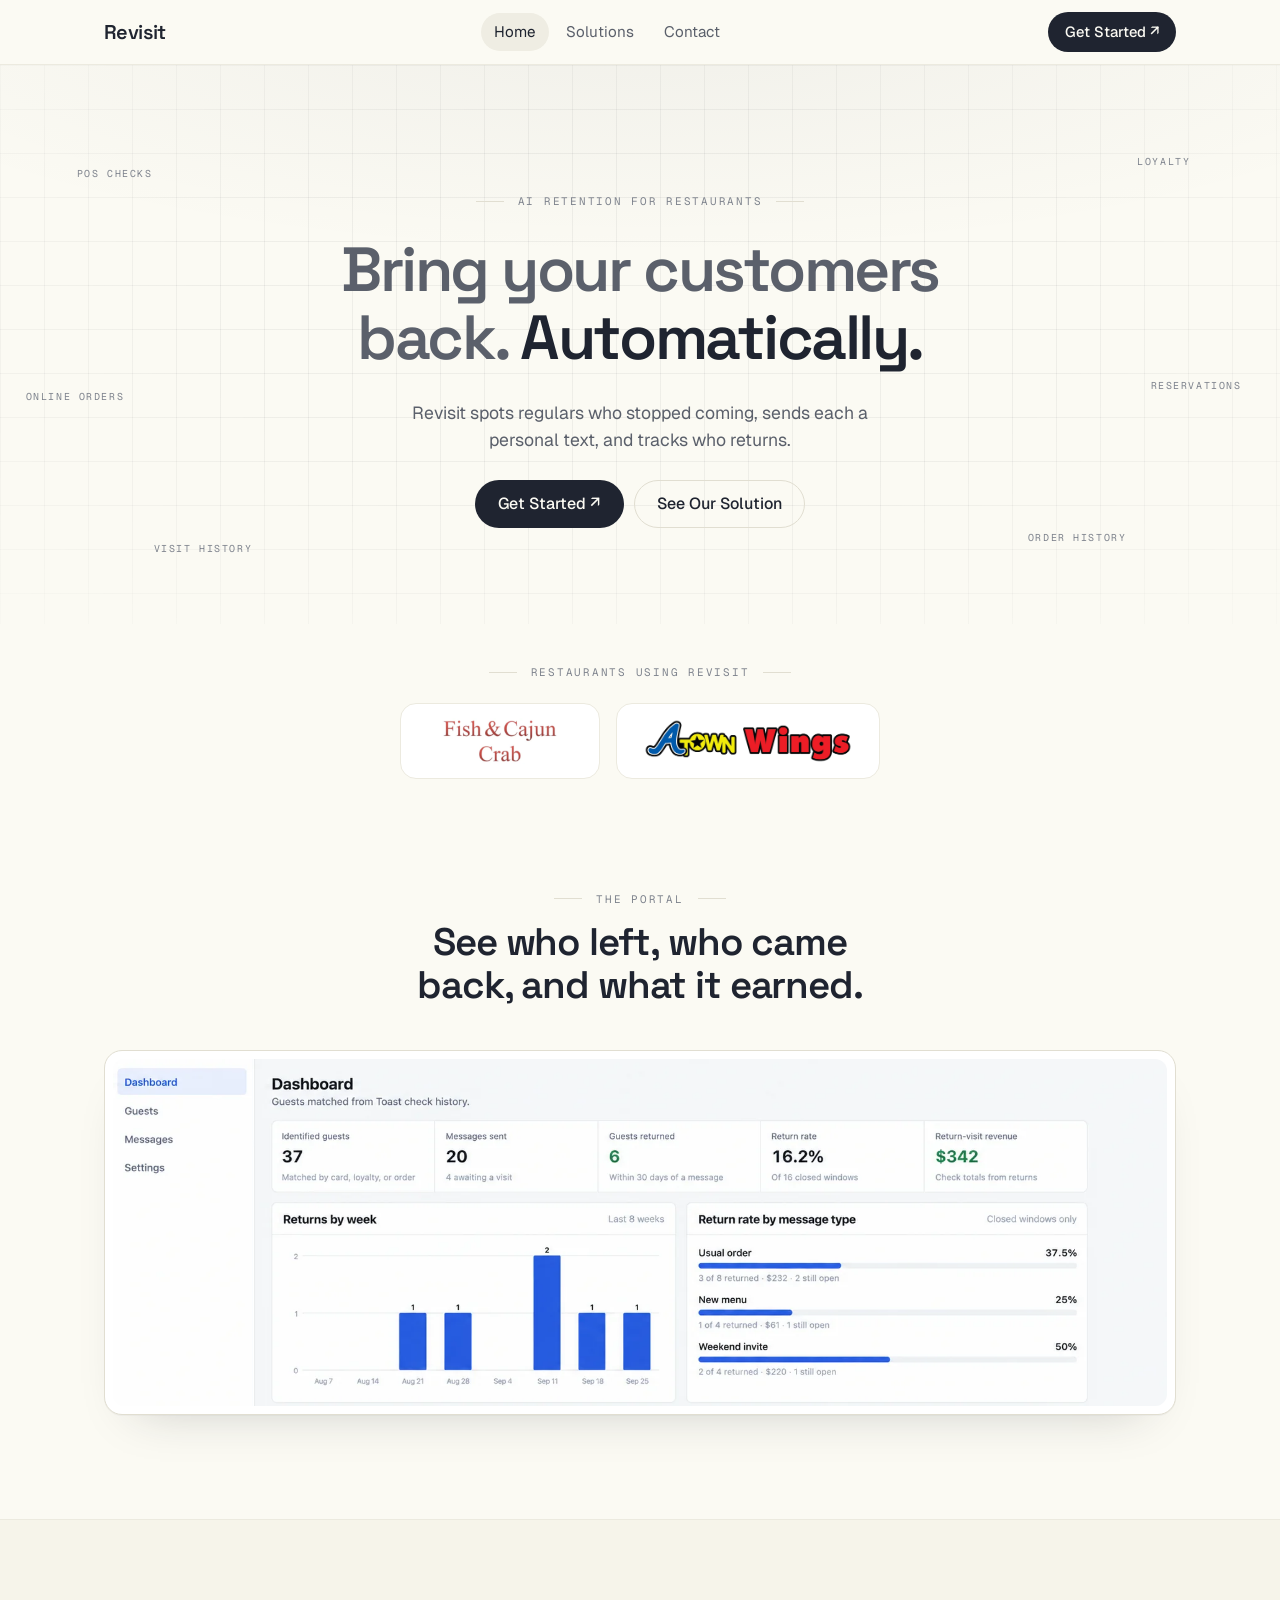
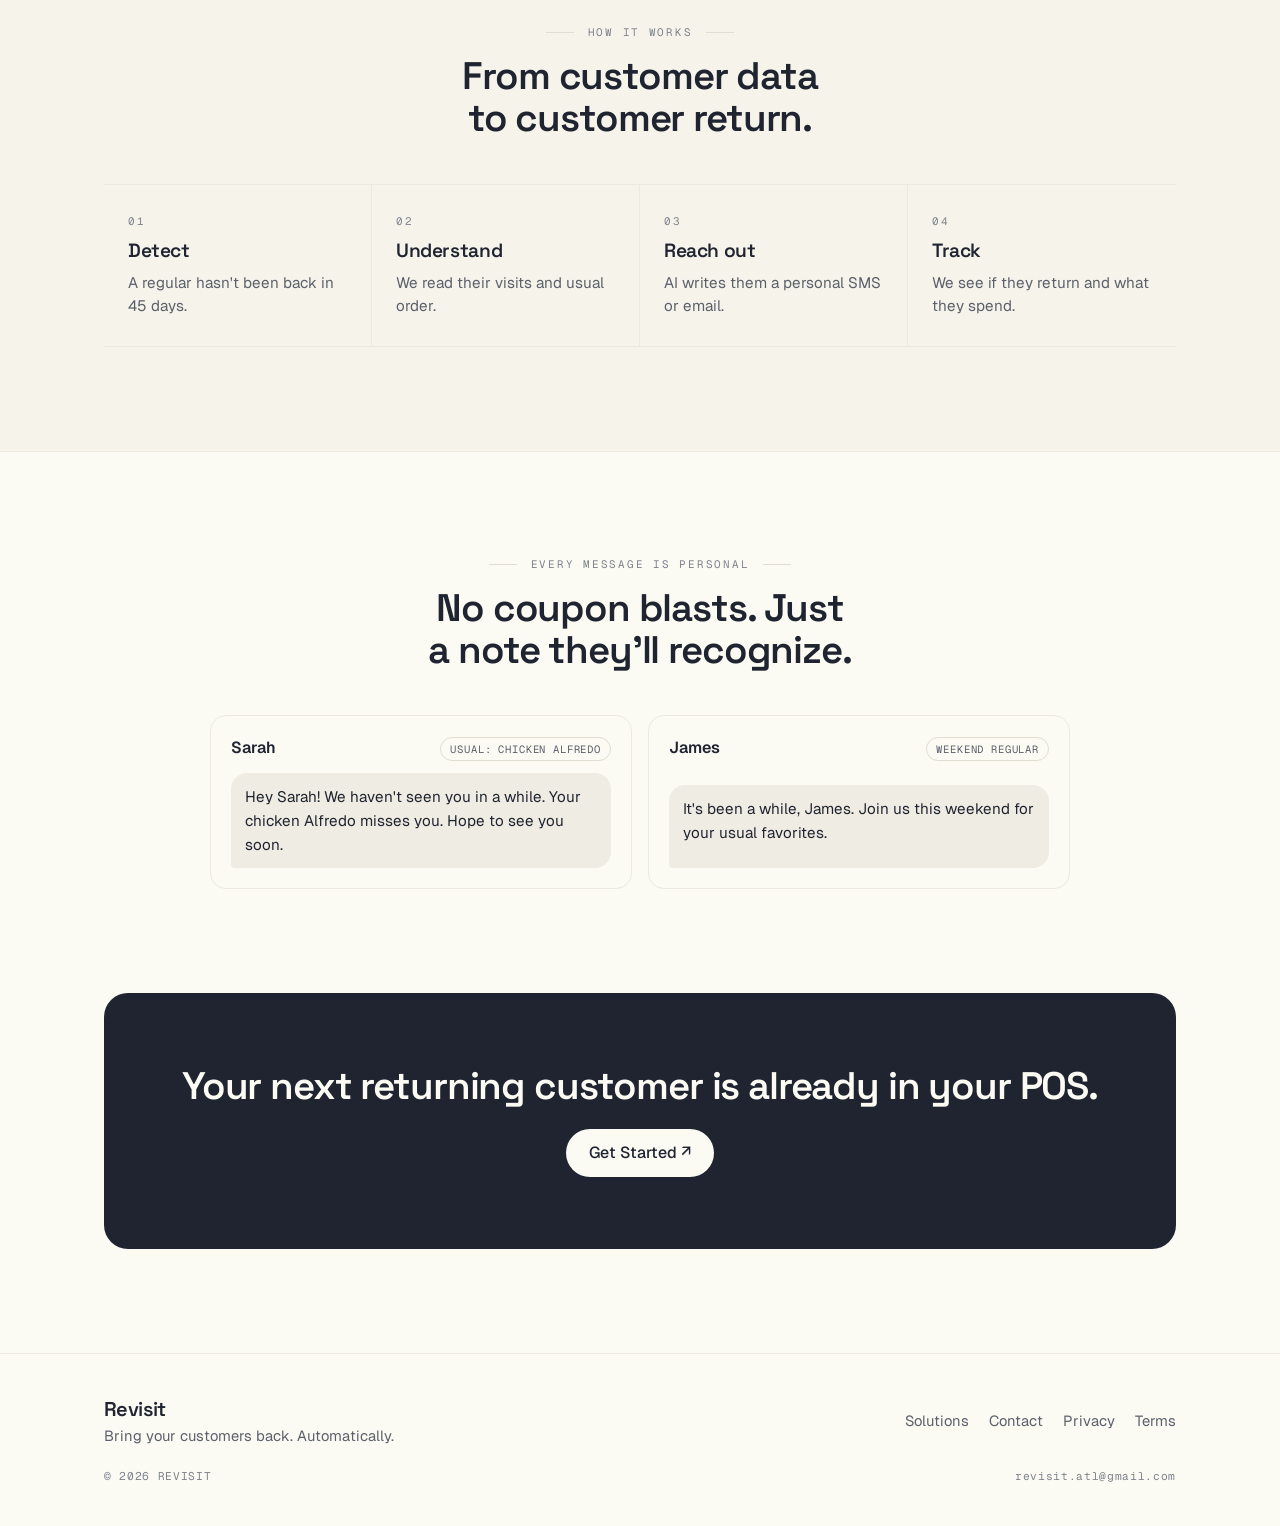
<file: index_1.html>
<!doctype html>
<html lang="en">
<head>
<meta charset="utf-8">
<meta name="viewport" content="width=device-width, initial-scale=1, viewport-fit=cover">
<title>Revisit</title>
<meta name="description" content="Revisit finds regulars who stopped coming back, sends them a personal message, and tracks who returns.">
<link rel="preconnect" href="https://fonts.googleapis.com">
<link rel="preconnect" href="https://fonts.gstatic.com" crossorigin>
<link rel="stylesheet" href="https://fonts.googleapis.com/css2?family=Space+Grotesk:wght@500;600;700&family=Geist:wght@400;500;600&family=Geist+Mono:wght@400;500&display=swap">
<style>
/* Layout: cream graph-paper ground, centered hero, hairline-divided rows; single light look. */
:root{
  --bg:#FBFAF3;--band:#F6F4EA;--ink:#1F2430;--muted:#5B606B;--faint:#7E838D;
  --line:#ECEADF;--line-strong:#E1DED1;--grid:rgba(31,36,48,.055);--good:#2F6B4F;--warm:#A4601F;
  --display:"Space Grotesk",ui-sans-serif,system-ui,sans-serif;
  --body:"Geist",ui-sans-serif,system-ui,-apple-system,"Segoe UI",sans-serif;
  --mono:"Geist Mono",ui-monospace,SFMono-Regular,Menlo,monospace;
  color-scheme:light;
}
*{box-sizing:border-box}
[hidden]{display:none!important}
body{margin:0;background:var(--bg);color:var(--ink);font-family:var(--body);font-size:16px;line-height:1.55;-webkit-font-smoothing:antialiased}
h1,h2,h3{margin:0;font-family:var(--display);font-weight:600;letter-spacing:-.03em;line-height:1.1;text-wrap:balance}
h1{font-size:clamp(2.3rem,5.4vw,3.9rem);letter-spacing:-.04em}
h2{font-size:clamp(1.7rem,3.2vw,2.4rem)}
h3{font-size:1.2rem;letter-spacing:-.02em}
p{margin:0}
a{color:inherit}
img{max-width:100%}
:focus-visible{outline:2px solid var(--ink);outline-offset:3px;border-radius:6px}
.wrap{max-width:1120px;margin-inline:auto;padding-inline:24px}
@media (max-width:520px){.wrap{padding-inline:18px}}
.muted{color:var(--muted)}
.eyebrow{font-family:var(--mono);font-size:.68rem;letter-spacing:.16em;text-transform:uppercase;color:var(--faint);display:flex;align-items:center;justify-content:center;gap:14px}
.eyebrow::before,.eyebrow::after{content:"";width:28px;height:1px;background:var(--line-strong)}
.eyebrow.left{justify-content:flex-start}.eyebrow.left::after{display:none}

/* Buttons */
.btn{display:inline-flex;align-items:center;gap:.6em;min-height:48px;padding:0 1.4em;border-radius:999px;font:500 1rem/1 var(--body);text-decoration:none;border:1px solid transparent;cursor:pointer;white-space:nowrap}
.btn.dark{background:var(--ink);color:var(--bg)}
.btn.dark:hover{background:#353B49}
.btn.ghost{border-color:var(--line-strong);color:var(--ink);background:transparent}
.btn.ghost:hover{border-color:var(--ink)}
.btn.sm{min-height:40px;padding:0 1.1em;font-size:.92rem}
.actions{display:flex;gap:10px;flex-wrap:wrap;justify-content:center}

/* Nav */
.nav{position:sticky;top:env(safe-area-inset-top,0px);z-index:20;background:var(--bg);border-bottom:1px solid var(--line)}
.nav-in{display:flex;align-items:center;justify-content:space-between;height:64px;gap:16px}
.brand{font-family:var(--display);font-weight:600;font-size:1.25rem;letter-spacing:-.03em;text-decoration:none}
.links{display:flex;gap:4px;list-style:none;margin:0;padding:0}
.links a{display:block;padding:7px 13px;border-radius:999px;color:var(--muted);text-decoration:none;font-size:.95rem}
.links a:hover{color:var(--ink)}
.links a[aria-current="page"]{color:var(--ink);background:#EFEDE3}
.menu-btn{display:none;border:1px solid var(--line-strong);background:transparent;border-radius:999px;padding:8px 14px;font:500 .9rem var(--body);color:var(--ink);cursor:pointer}
.mobile{border-top:1px solid var(--line);padding-block:8px 18px}
.mobile a{display:block;padding:12px 0;border-bottom:1px solid var(--line);text-decoration:none}
.mobile .btn{margin-top:14px;width:100%;justify-content:center;border-bottom:0}
@media (max-width:760px){.links,.nav .btn.dark{display:none}.menu-btn{display:inline-block}}
@media (min-width:761px){.mobile{display:none!important}}

/* Sections */
section{padding-block:clamp(64px,9vw,104px)}
.band{background:var(--band);border-block:1px solid var(--line)}
.center{text-align:center}
.head{display:grid;gap:14px;justify-items:center;text-align:center;max-width:680px;margin:0 auto 44px}
.head p{color:var(--muted)}

/* Hero */
.hero{position:relative;overflow:hidden;padding-block:clamp(72px,10vw,128px) clamp(56px,8vw,96px);background:radial-gradient(120% 80% at 50% -12%,rgba(31,36,48,.05),transparent 58%)}
.hero::before{content:"";position:absolute;inset:0;pointer-events:none;background-image:linear-gradient(var(--grid) 1px,transparent 1px),linear-gradient(90deg,var(--grid) 1px,transparent 1px);background-size:44px 44px;-webkit-mask-image:radial-gradient(85% 85% at 50% 45%,#000 40%,transparent 100%);mask-image:radial-gradient(85% 85% at 50% 45%,#000 40%,transparent 100%)}
.hero .wrap{position:relative;display:grid;gap:26px;justify-items:center;text-align:center}
.hero h1{color:var(--muted);max-width:16ch}
.hero h1 b{color:var(--ink);font-weight:600}
.hero .sub{font-size:1.1rem;color:var(--muted);max-width:44ch}
.tag{position:absolute;font-family:var(--mono);font-size:.62rem;letter-spacing:.16em;text-transform:uppercase;color:var(--faint);white-space:nowrap;pointer-events:none}
@media (max-width:1000px){.tag{display:none}}

/* Customers */
.customers{padding-block:40px 8px}
.logos{display:flex;justify-content:center;align-items:center;gap:16px;flex-wrap:wrap;margin-top:22px}
.logo{height:76px;min-width:200px;padding:14px 26px;border:1px solid var(--line);border-radius:16px;background:#FFFFFF;display:flex;align-items:center;justify-content:center}
.logo img{max-height:46px;width:auto;max-width:210px;display:block}

/* Product frame */
.frame{border:1px solid var(--line-strong);border-radius:18px;background:#FFFFFF;padding:8px;box-shadow:0 1px 0 rgba(31,36,48,.03),0 24px 48px -32px rgba(31,36,48,.25)}
.frame img{display:block;width:100%;height:auto;border-radius:12px}

/* Rows divided by hairlines */
.row{display:grid;grid-template-columns:repeat(4,1fr);border-block:1px solid var(--line)}
.row > div{padding:28px 24px;display:grid;gap:10px;align-content:start;border-right:1px solid var(--line);min-width:0}
.row > div:last-child{border-right:0}
.row .n{font-family:var(--mono);font-size:.68rem;letter-spacing:.14em;color:var(--faint)}
.row p{color:var(--muted);font-size:.95rem}
@media (max-width:860px){.row{grid-template-columns:1fr 1fr}.row > div:nth-child(2){border-right:0}.row > div:nth-child(-n+2){border-bottom:1px solid var(--line)}}
@media (max-width:520px){.row{grid-template-columns:1fr}.row > div{border-right:0;border-bottom:1px solid var(--line)}.row > div:last-child{border-bottom:0}}

/* Message bubbles */
.msgs{display:grid;grid-template-columns:1fr 1fr;gap:16px;max-width:860px;margin-inline:auto}
@media (max-width:700px){.msgs{grid-template-columns:1fr}}
.msg-card{border:1px solid var(--line);border-radius:16px;background:var(--bg);padding:20px;display:grid;gap:12px;min-width:0}
.who{display:flex;justify-content:space-between;gap:10px;align-items:baseline;flex-wrap:wrap}
.who b{font-weight:600}
.chip{font-family:var(--mono);font-size:.66rem;letter-spacing:.08em;text-transform:uppercase;color:var(--muted);border:1px solid var(--line-strong);border-radius:999px;padding:3px 9px;white-space:nowrap}
.bubble{background:#EFEDE3;border-radius:16px 16px 16px 4px;padding:12px 14px;font-size:.95rem}

/* Solutions */
.sol{border-top:1px solid var(--line)}
.sol-grid{display:grid;grid-template-columns:.8fr 1.2fr;gap:56px;align-items:center}
.sol-grid > *{min-width:0}
.sol-copy{display:grid;gap:14px}
.sol-copy p{color:var(--muted)}
@media (max-width:900px){.sol-grid{grid-template-columns:1fr;gap:32px}}
.flow{display:grid;grid-template-columns:1fr auto 1fr auto 1fr;gap:10px;align-items:center}
.flow .step{border:1px solid var(--line);background:#FFFFFF;border-radius:16px;padding:18px;display:grid;gap:6px;min-width:0}
.flow .step .n{font-family:var(--mono);font-size:.66rem;letter-spacing:.14em;color:var(--faint)}
.flow .arr{color:var(--faint)}
@media (max-width:640px){.flow{grid-template-columns:1fr}.flow .arr{justify-self:center;transform:rotate(90deg)}}
.rule{font-family:var(--mono);font-size:.85rem;border:1px solid var(--line-strong);border-radius:12px;padding:10px 14px;width:max-content;max-width:100%;background:#FFFFFF}
.soon{font-family:var(--mono);font-size:.66rem;letter-spacing:.12em;text-transform:uppercase;color:var(--warm);border:1px solid var(--warm);border-radius:999px;padding:3px 10px;width:max-content}
.rhythm{display:grid;gap:14px}
.rhythm .r{border:1px solid var(--line);border-radius:16px;background:#FFFFFF;padding:18px 20px;display:grid;grid-template-columns:1fr auto;gap:4px 16px;align-items:baseline}
.rhythm .r span{color:var(--muted);font-size:.9rem;grid-column:1/-1}

/* CTA */
.cta{background:var(--ink);color:var(--bg);border-radius:24px;padding:clamp(40px,7vw,72px);display:grid;gap:22px;justify-items:center;text-align:center}
.cta p{color:#AEB2BB}
.cta .btn.dark{background:var(--bg);color:var(--ink)}
.cta .btn.dark:hover{background:#FFFFFF}

/* Contact */
.contact{display:grid;grid-template-columns:.85fr 1.15fr;gap:56px;align-items:start}
.contact > *{min-width:0}
@media (max-width:860px){.contact{grid-template-columns:1fr;gap:32px}}
.contact-copy{display:grid;gap:16px}
.mail{display:flex;gap:10px;align-items:center;flex-wrap:wrap;padding-top:18px;border-top:1px solid var(--line)}
.mail a{font-family:var(--display);font-size:1.3rem;font-weight:600;text-decoration:none;border-bottom:1px solid var(--line-strong)}
.copy{font:500 .8rem var(--body);border:1px solid var(--line-strong);background:transparent;border-radius:999px;padding:4px 11px;cursor:pointer;color:var(--muted)}
.form{border:1px solid var(--line-strong);border-radius:20px;background:var(--band);padding:clamp(20px,4vw,36px)}
form{display:grid;gap:16px}
.two{display:grid;grid-template-columns:1fr 1fr;gap:16px}
@media (max-width:560px){.two{grid-template-columns:1fr}}
.f{display:grid;gap:6px;min-width:0}
.f label{font-size:.85rem;font-weight:500}
.f input,.f select,.f textarea{font:400 1rem var(--body);color:var(--ink);background:#FFFFFF;border:1px solid var(--line-strong);border-radius:10px;padding:11px 13px;width:100%}
.f textarea{min-height:110px;resize:vertical}
.f input:focus,.f select:focus,.f textarea:focus{outline:none;border-color:var(--ink)}
.f.err input,.f.err select{border-color:var(--warm)}
.f .msg,p.msg{font-size:.85rem;color:var(--warm);margin:0}
.btn:disabled{opacity:.6;cursor:default}
.done{display:grid;gap:12px;justify-items:start}

/* Legal */
.legal{max-width:640px;display:grid;gap:16px}
.legal p{color:var(--muted)}

/* Footer */
footer{border-top:1px solid var(--line);padding-block:40px}
.foot{display:flex;justify-content:space-between;gap:20px;flex-wrap:wrap;align-items:center}
.foot ul{display:flex;gap:20px;list-style:none;margin:0;padding:0;flex-wrap:wrap}
.foot ul a{color:var(--muted);text-decoration:none;font-size:.92rem}
.foot ul a:hover{color:var(--ink)}
.fine{margin-top:20px;display:flex;justify-content:space-between;gap:12px;flex-wrap:wrap;font-family:var(--mono);font-size:.7rem;letter-spacing:.06em;color:var(--faint)}
</style>

</head>
<body>
<!-- ================= NAV ================= -->
<header class="nav">
  <div class="wrap nav-in">
    <a href="#home" class="brand">Revisit</a>
    <ul class="links">
      <li><a href="#home" data-nav="home">Home</a></li>
      <li><a href="#solutions" data-nav="solutions">Solutions</a></li>
      <li><a href="#contact" data-nav="contact">Contact</a></li>
    </ul>
    <div style="display:flex;gap:8px;align-items:center">
      <a href="#contact" class="btn dark sm">Get Started ↗</a>
      <button class="menu-btn" id="menuBtn" aria-expanded="false" aria-controls="mobileMenu">Menu</button>
    </div>
  </div>
  <div class="mobile" id="mobileMenu" hidden>
    <div class="wrap">
      <a href="#home" data-nav="home">Home</a>
      <a href="#solutions" data-nav="solutions">Solutions</a>
      <a href="#contact" data-nav="contact">Contact</a>
      <a href="#contact" class="btn dark">Get Started ↗</a>
    </div>
  </div>
</header>

<!-- ================= HOME ================= -->
<main data-page="home">
  <section class="hero">
    <span class="tag" style="left:6%;top:18%">POS checks</span>
    <span class="tag" style="right:7%;top:16%">Loyalty</span>
    <span class="tag" style="left:2%;top:58%">Online orders</span>
    <span class="tag" style="right:3%;top:56%">Reservations</span>
    <span class="tag" style="left:12%;bottom:12%">Visit history</span>
    <span class="tag" style="right:12%;bottom:14%">Order history</span>
    <div class="wrap">
      <span class="eyebrow">AI retention for restaurants</span>
      <h1>Bring your customers back. <b>Automatically.</b></h1>
      <p class="sub">Revisit spots regulars who stopped coming, sends each a personal text, and tracks who returns.</p>
      <div class="actions">
        <a href="#contact" class="btn dark">Get Started ↗</a>
        <a href="#solutions" class="btn ghost">See Our Solution</a>
      </div>
    </div>
  </section>

  <section class="customers">
    <div class="wrap">
      <span class="eyebrow">Restaurants using Revisit</span>
      <div class="logos">
        <div class="logo"><img src="[data-uri]" alt="Fish &amp; Cajun Crab" width="346" height="138"></div>
        <div class="logo"><img src="[data-uri]" alt="A-Town Wings" width="992" height="213"></div>
      </div>
    </div>
  </section>

  <section>
    <div class="wrap">
      <div class="head">
        <span class="eyebrow">The portal</span>
        <h2>See who left, who came back, and what it earned.</h2>
      </div>
      <div class="frame"><img src="[data-uri]" alt="Revisit dashboard with guests returned, return rate, return-visit revenue, returns by week, and return rate by message type" width="1698" height="560"></div>
    </div>
  </section>

  <section class="band">
    <div class="wrap">
      <div class="head">
        <span class="eyebrow">How it works</span>
        <h2>From customer data to customer return.</h2>
      </div>
      <div class="row">
        <div><span class="n">01</span><h3>Detect</h3><p>A regular hasn't been back in 45 days.</p></div>
        <div><span class="n">02</span><h3>Understand</h3><p>We read their visits and usual order.</p></div>
        <div><span class="n">03</span><h3>Reach out</h3><p>AI writes them a personal SMS or email.</p></div>
        <div><span class="n">04</span><h3>Track</h3><p>We see if they return and what they spend.</p></div>
      </div>
    </div>
  </section>

  <section>
    <div class="wrap">
      <div class="head">
        <span class="eyebrow">Every message is personal</span>
        <h2>No coupon blasts. Just a note they'll recognize.</h2>
      </div>
      <div class="msgs">
        <div class="msg-card"><div class="who"><b>Sarah</b><span class="chip">Usual: Chicken Alfredo</span></div><div class="bubble">Hey Sarah! We haven't seen you in a while. Your chicken Alfredo misses you. Hope to see you soon.</div></div>
        <div class="msg-card"><div class="who"><b>James</b><span class="chip">Weekend regular</span></div><div class="bubble">It's been a while, James. Join us this weekend for your usual favorites.</div></div>
      </div>
    </div>
  </section>

  <section style="padding-top:0">
    <div class="wrap">
      <div class="cta">
        <h2>Your next returning customer is already in your POS.</h2>
        <a href="#contact" class="btn dark">Get Started ↗</a>
      </div>
    </div>
  </section>
</main>

<!-- ================= SOLUTIONS ================= -->
<main data-page="solutions" hidden>
  <section class="hero" style="padding-bottom:56px">
    <div class="wrap">
      <span class="eyebrow">Solutions</span>
      <h1>Customer retention, <b>powered by AI.</b></h1>
      <p class="sub">Find inactive guests, reach them personally, and measure who comes back.</p>
    </div>
  </section>

  <section class="sol">
    <div class="wrap">
      <div class="head">
        <span class="eyebrow">01 · Detection</span>
        <h2>Know when a customer is slipping away.</h2>
        <p>Revisit learns each guest's visit pattern and flags them when they're overdue.</p>
      </div>
      <div class="frame"><img src="[data-uri]" alt="Revisit guest list with each guest's status, visits, usual gap, last visit, and most-ordered item" width="1600" height="540" loading="lazy"></div>
    </div>
  </section>

  <section class="sol band">
    <div class="wrap">
      <div class="head">
        <span class="eyebrow">02 · Personalized outreach</span>
        <h2>Every customer gets a reason to come back.</h2>
        <p>Messages are written from each guest's own history.</p>
      </div>
      <div class="msgs">
        <div class="msg-card"><div class="who"><b>Sarah</b><span class="chip">Pasta regular</span></div><div class="bubble">We've added a few new pasta dishes you might love. Come see what's new.</div></div>
        <div class="msg-card"><div class="who"><b>James</b><span class="chip">Weekend regular</span></div><div class="bubble">It's been a while, James. Join us this weekend and enjoy your usual favorites.</div></div>
      </div>
    </div>
  </section>

  <section class="sol">
    <div class="wrap">
      <div class="head">
        <span class="eyebrow">03 · Automated SMS &amp; email</span>
        <h2>Reach customers automatically.</h2>
        <p>No lists to pull. No copy to write.</p>
      </div>
      <div class="flow">
        <div class="step"><span class="n">01</span><h3>Customer identified</h3></div>
        <span class="arr" aria-hidden="true">→</span>
        <div class="step"><span class="n">02</span><h3>Message written</h3></div>
        <span class="arr" aria-hidden="true">→</span>
        <div class="step"><span class="n">03</span><h3>Message sent</h3></div>
      </div>
    </div>
  </section>

  <section class="sol band">
    <div class="wrap">
      <div class="head">
        <span class="eyebrow">04 · Retention analytics</span>
        <h2>See what actually brings customers back.</h2>
        <p>Returns, return rate, and revenue for every campaign.</p>
      </div>
      <div class="frame"><img src="[data-uri]" alt="Revisit dashboard with returns by week and return rate by message type" width="1698" height="560" loading="lazy"></div>
    </div>
  </section>

  <section class="sol">
    <div class="wrap sol-grid">
      <div class="sol-copy">
        <span class="eyebrow left">05 · Intelligent retention</span>
        <h2>45 days is only the beginning.</h2>
        <p>Today's rule is simple. Next, Revisit learns each guest's own rhythm and reaches out at the right time for them.</p>
        <span class="rule">4+ visits · 45 days inactive → outreach</span>
        <span class="soon">In development</span>
      </div>
      <div class="rhythm">
        <div class="r"><b>Visits every 15 days</b><span>A fixed 45-day rule reaches out too late.</span></div>
        <div class="r"><b>Visits every 60 days</b><span>A fixed 45-day rule reaches out too early.</span></div>
        <div class="r"><b>Revisit's model</b><span>Times each message to the guest's normal pattern.</span></div>
      </div>
    </div>
  </section>

  <section style="padding-top:0">
    <div class="wrap">
      <div class="cta">
        <h2>Ready to turn customer data into repeat visits?</h2>
        <a href="#contact" class="btn dark">Contact Revisit ↗</a>
      </div>
    </div>
  </section>
</main>

<!-- ================= CONTACT ================= -->
<main data-page="contact" hidden>
  <section>
    <div class="wrap contact">
      <div class="contact-copy">
        <span class="eyebrow left">Contact</span>
        <h1 style="font-size:clamp(2.1rem,4.4vw,3.2rem)">Let's bring your customers back.</h1>
        <p class="muted">Tell us about your restaurant and we'll be in touch.</p>
        <div class="mail">
          <a data-email-link href="mailto:revisit.atl@gmail.com"><span data-email>revisit.atl@gmail.com</span></a>
          <button type="button" class="copy" id="copyEmail">Copy</button>
        </div>
      </div>
      <div class="form">
        <form id="contactForm" novalidate>
          <div class="two">
            <div class="f"><label for="f-name">Name</label><input id="f-name" name="name" autocomplete="name" required><span class="msg" hidden></span></div>
            <div class="f"><label for="f-company">Restaurant / Company</label><input id="f-company" name="company" autocomplete="organization" required><span class="msg" hidden></span></div>
          </div>
          <div class="two">
            <div class="f"><label for="f-email">Email</label><input id="f-email" name="email" type="email" autocomplete="email" required><span class="msg" hidden></span></div>
            <div class="f"><label for="f-locations">Number of Locations</label>
              <select id="f-locations" name="locations" required><option value="" disabled selected>Select</option><option>1</option><option>2–5</option><option>6–20</option><option>21+</option></select><span class="msg" hidden></span></div>
          </div>
          <div class="f"><label for="f-message">Message</label><textarea id="f-message" name="message"></textarea></div>
          <input type="text" name="_honey" tabindex="-1" autocomplete="off" aria-hidden="true" style="position:absolute;left:-9999px;width:1px;height:1px;opacity:0">
          <p class="f msg" id="sendErr" hidden></p>
          <div><button type="submit" class="btn dark" id="sendBtn">Get Started ↗</button></div>
        </form>
        <div class="done" id="formSuccess" hidden role="status" aria-live="polite">
          <h3>Thanks! We'll be in touch soon.</h3>
          <button type="button" class="btn ghost sm" id="formReset">Send another</button>
        </div>
      </div>
    </div>
  </section>
</main>

<main data-page="privacy" hidden>
  <section><div class="wrap legal"><h1 style="font-size:2.4rem">Privacy</h1><p>We use the information you send us only to reply to you. We never sell it. Questions: <span data-email>revisit.atl@gmail.com</span></p></div></section>
</main>
<main data-page="terms" hidden>
  <section><div class="wrap legal"><h1 style="font-size:2.4rem">Terms</h1><p>Full terms of service are coming soon. Questions: <span data-email>revisit.atl@gmail.com</span></p></div></section>
</main>

<!-- ================= FOOTER ================= -->
<footer>
  <div class="wrap">
    <div class="foot">
      <div><a href="#home" class="brand">Revisit</a><p class="muted" style="font-size:.92rem">Bring your customers back. Automatically.</p></div>
      <ul><li><a href="#solutions">Solutions</a></li><li><a href="#contact">Contact</a></li><li><a href="#privacy">Privacy</a></li><li><a href="#terms">Terms</a></li></ul>
    </div>
    <div class="fine"><span>© 2026 REVISIT</span><span data-email>revisit.atl@gmail.com</span></div>
  </div>
</footer>

<script>
/* Change the contact email here. */
const CONFIG = { email: "revisit.atl@gmail.com" };
(function () {
  document.querySelectorAll("[data-email]").forEach(el => el.textContent = CONFIG.email);
  document.querySelectorAll("[data-email-link]").forEach(el => el.href = "mailto:" + CONFIG.email);
  const pages = [...document.querySelectorAll("[data-page]")];
  const titles = { home: "Revisit", solutions: "Solutions · Revisit", contact: "Contact · Revisit", privacy: "Privacy · Revisit", terms: "Terms · Revisit" };
  const menu = document.getElementById("mobileMenu"), menuBtn = document.getElementById("menuBtn");
  const setMenu = o => { menu.hidden = !o; menuBtn.setAttribute("aria-expanded", String(o)); menuBtn.textContent = o ? "Close" : "Menu"; };
  menuBtn.addEventListener("click", () => setMenu(menu.hidden));
  function route() {
    let id = (location.hash || "#home").slice(1); if (!titles[id]) id = "home";
    pages.forEach(p => p.hidden = p.dataset.page !== id);
    document.querySelectorAll("[data-nav]").forEach(a => a.dataset.nav === id ? a.setAttribute("aria-current", "page") : a.removeAttribute("aria-current"));
    document.title = titles[id]; setMenu(false); window.scrollTo(0, 0);
  }
  window.addEventListener("hashchange", route); route();
  document.addEventListener("click", e => { const a = e.target.closest('a[href^="#"]'); if (a && a.getAttribute("href") === location.hash) { setMenu(false); window.scrollTo(0, 0); } });

  const form = document.getElementById("contactForm"), done = document.getElementById("formSuccess");
  const emailRe = /^[^\s@]+@[^\s@]+\.[^\s@]{2,}$/;
  function setErr(i, m) { const f = i.closest(".f"), s = f.querySelector(".msg"); f.classList.toggle("err", !!m); if (s) { s.textContent = m || ""; s.hidden = !m; } i.setAttribute("aria-invalid", m ? "true" : "false"); }
  function check(i) { const v = i.value.trim(); if (!v) { setErr(i, i.tagName === "SELECT" ? "Select one." : "Required."); return false; } if (i.type === "email" && !emailRe.test(v)) { setErr(i, "Enter a valid email."); return false; } setErr(i, ""); return true; }
  form.querySelectorAll("[required]").forEach(i => { i.addEventListener("change", () => check(i)); i.addEventListener("input", () => { if (i.closest(".f").classList.contains("err")) check(i); }); });
  form.addEventListener("submit", e => {
    e.preventDefault();
    const req = [...form.querySelectorAll("[required]")];
    if (!req.map(check).every(Boolean)) { req.find(i => i.getAttribute("aria-invalid") === "true")?.focus(); return; }
    const btn = document.getElementById("sendBtn"), err = document.getElementById("sendErr");
    const data = Object.fromEntries(new FormData(form));
    if (data._honey) return; /* bot filled the hidden field */
    delete data._honey;
    const payload = {
      _subject: "New Revisit inquiry: " + data.company,
      _template: "table",
      _captcha: "false",
      _replyto: data.email,
      Name: data.name, "Restaurant / Company": data.company, Email: data.email,
      "Number of locations": data.locations, Message: data.message || "(none)"
    };
    btn.disabled = true; btn.textContent = "Sending…"; err.hidden = true;
    fetch("https://formsubmit.co/ajax/" + CONFIG.email, {
      method: "POST",
      headers: { "Content-Type": "application/json", "Accept": "application/json" },
      body: JSON.stringify(payload)
    }).then(r => r.json().then(j => ({ ok: r.ok, j }))).then(({ ok, j }) => {
      if (!ok || String(j.success) !== "true") throw new Error(j.message || "Send failed");
      form.hidden = true; done.hidden = false;
    }).catch(() => {
      err.textContent = "Couldn't send your message. Please email us at " + CONFIG.email + ".";
      err.hidden = false;
    }).finally(() => { btn.disabled = false; btn.textContent = "Get Started ↗"; });
  });
  document.getElementById("formReset").addEventListener("click", () => { form.reset(); form.querySelectorAll("[required]").forEach(i => setErr(i, "")); done.hidden = true; form.hidden = false; });
  const copyBtn = document.getElementById("copyEmail");
  copyBtn.addEventListener("click", () => {
    const reset = () => setTimeout(() => copyBtn.textContent = "Copy", 1500);
    const fallback = () => { const r = document.createRange(); r.selectNodeContents(document.querySelector(".mail [data-email]")); const s = getSelection(); s.removeAllRanges(); s.addRange(r); copyBtn.textContent = "Selected"; reset(); };
    try { navigator.clipboard.writeText(CONFIG.email).then(() => { copyBtn.textContent = "Copied"; reset(); }, fallback); } catch (_) { fallback(); }
  });
})();
</script>

</body>
</html>
</file>
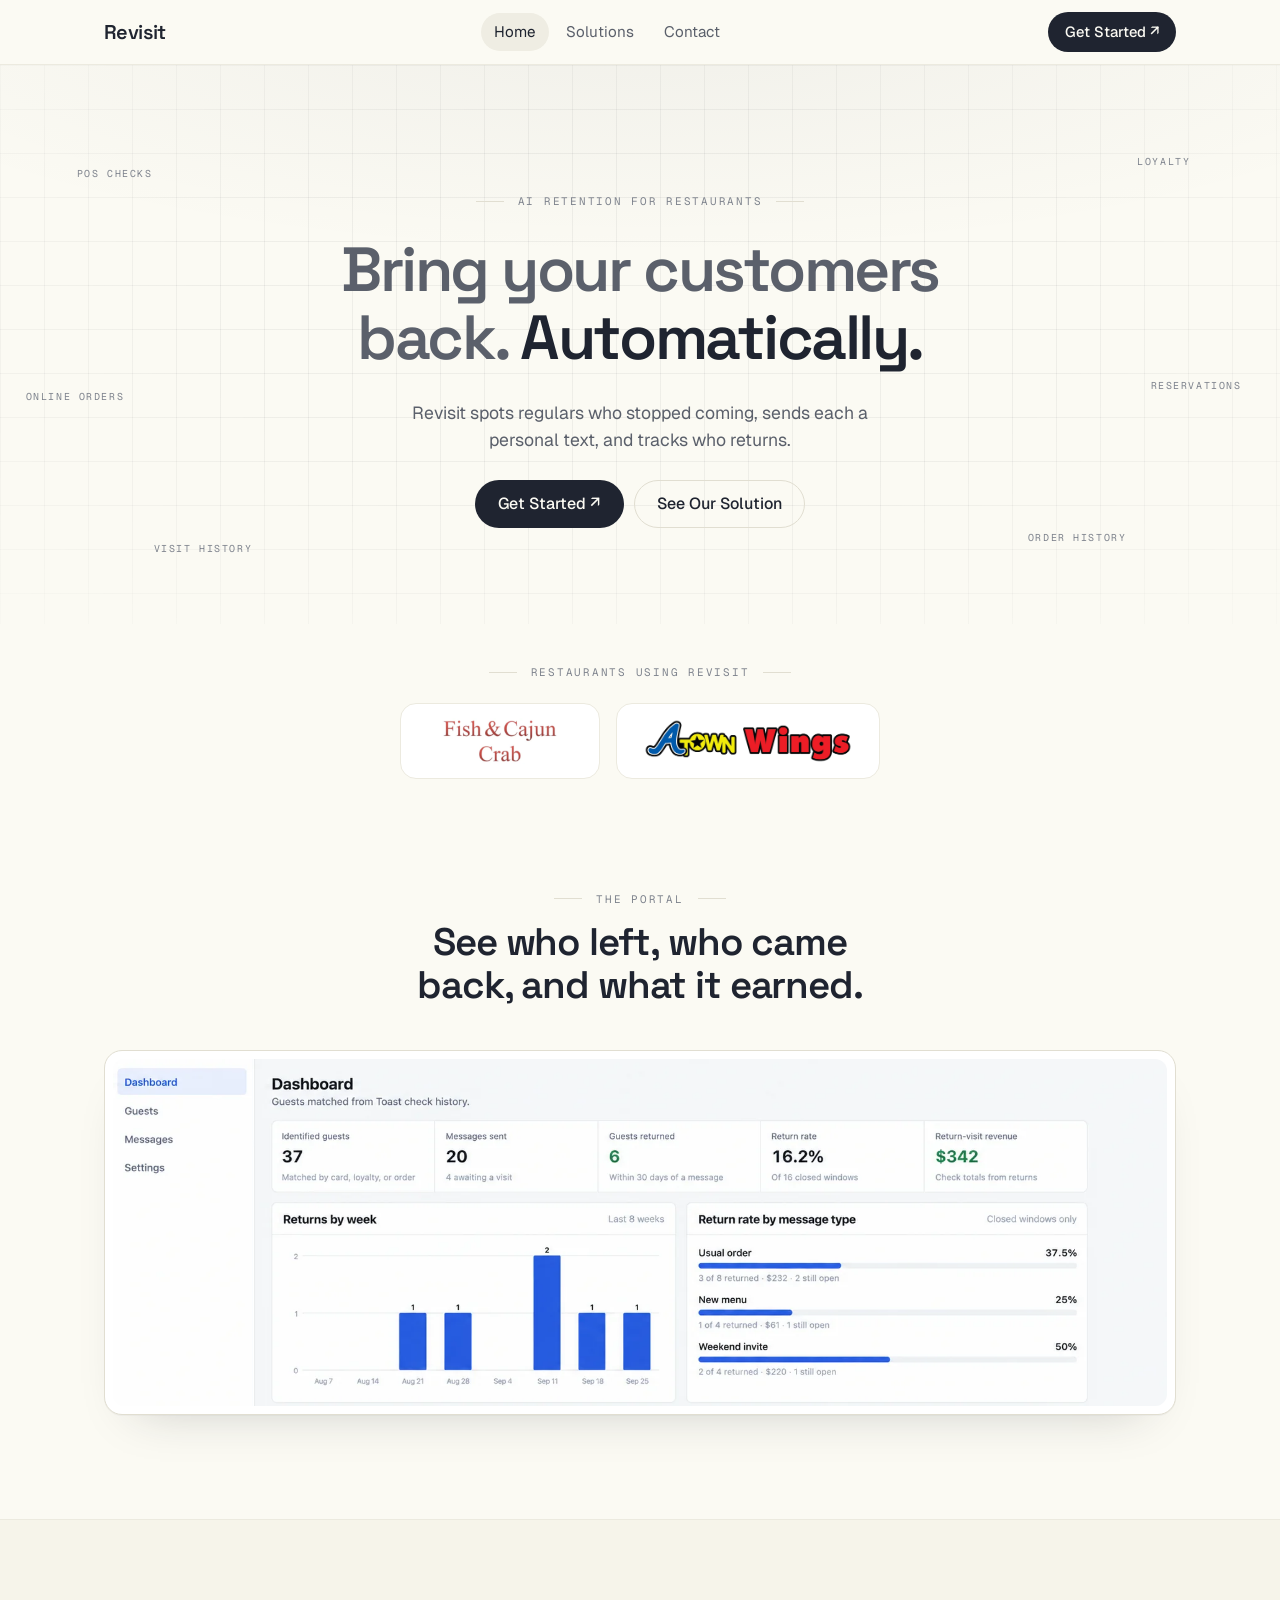
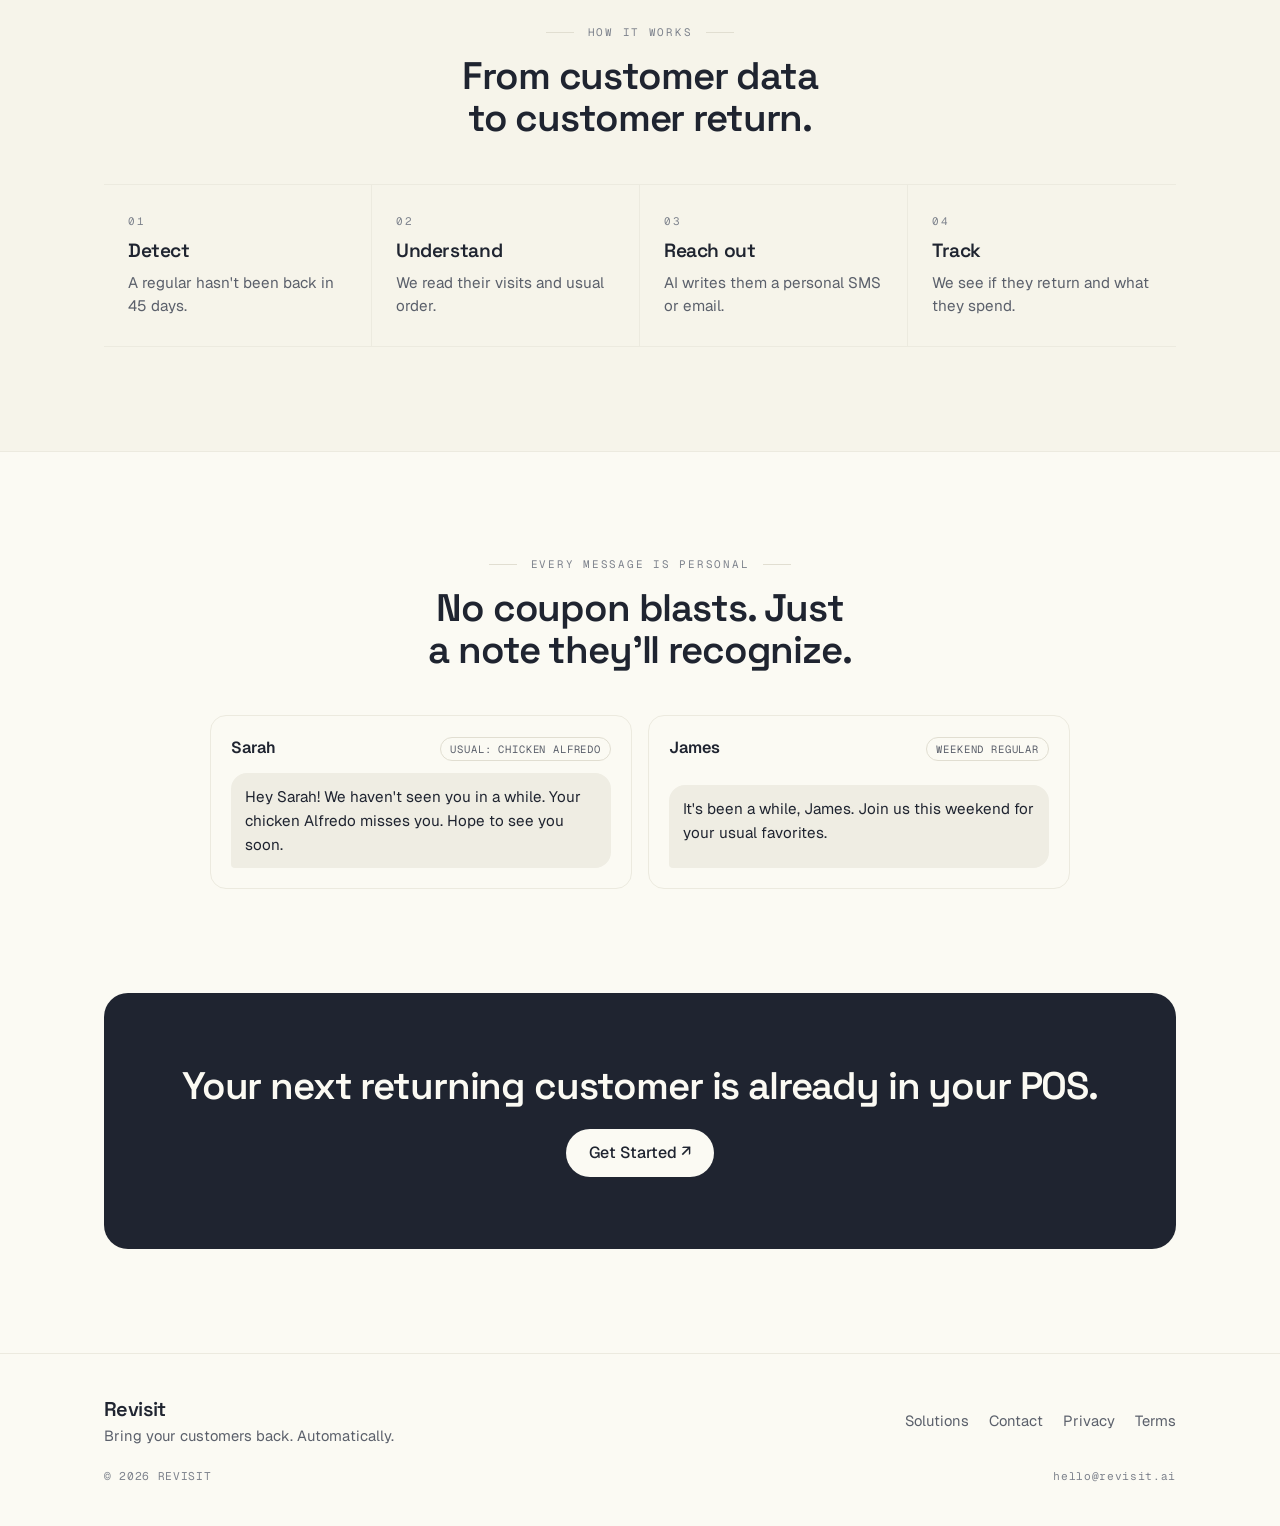
<file: revisit-website_3.html>
<!doctype html>
<html lang="en">
<head>
<meta charset="utf-8">
<meta name="viewport" content="width=device-width, initial-scale=1, viewport-fit=cover">
<title>Revisit</title>
<meta name="description" content="Revisit finds regulars who stopped coming back, sends them a personal message, and tracks who returns.">
<link rel="preconnect" href="https://fonts.googleapis.com">
<link rel="preconnect" href="https://fonts.gstatic.com" crossorigin>
<link rel="stylesheet" href="https://fonts.googleapis.com/css2?family=Space+Grotesk:wght@500;600;700&family=Geist:wght@400;500;600&family=Geist+Mono:wght@400;500&display=swap">
<style>
/* Layout: cream graph-paper ground, centered hero, hairline-divided rows; single light look. */
:root{
  --bg:#FBFAF3;--band:#F6F4EA;--ink:#1F2430;--muted:#5B606B;--faint:#7E838D;
  --line:#ECEADF;--line-strong:#E1DED1;--grid:rgba(31,36,48,.055);--good:#2F6B4F;--warm:#A4601F;
  --display:"Space Grotesk",ui-sans-serif,system-ui,sans-serif;
  --body:"Geist",ui-sans-serif,system-ui,-apple-system,"Segoe UI",sans-serif;
  --mono:"Geist Mono",ui-monospace,SFMono-Regular,Menlo,monospace;
  color-scheme:light;
}
*{box-sizing:border-box}
[hidden]{display:none!important}
body{margin:0;background:var(--bg);color:var(--ink);font-family:var(--body);font-size:16px;line-height:1.55;-webkit-font-smoothing:antialiased}
h1,h2,h3{margin:0;font-family:var(--display);font-weight:600;letter-spacing:-.03em;line-height:1.1;text-wrap:balance}
h1{font-size:clamp(2.3rem,5.4vw,3.9rem);letter-spacing:-.04em}
h2{font-size:clamp(1.7rem,3.2vw,2.4rem)}
h3{font-size:1.2rem;letter-spacing:-.02em}
p{margin:0}
a{color:inherit}
img{max-width:100%}
:focus-visible{outline:2px solid var(--ink);outline-offset:3px;border-radius:6px}
.wrap{max-width:1120px;margin-inline:auto;padding-inline:24px}
@media (max-width:520px){.wrap{padding-inline:18px}}
.muted{color:var(--muted)}
.eyebrow{font-family:var(--mono);font-size:.68rem;letter-spacing:.16em;text-transform:uppercase;color:var(--faint);display:flex;align-items:center;justify-content:center;gap:14px}
.eyebrow::before,.eyebrow::after{content:"";width:28px;height:1px;background:var(--line-strong)}
.eyebrow.left{justify-content:flex-start}.eyebrow.left::after{display:none}

/* Buttons */
.btn{display:inline-flex;align-items:center;gap:.6em;min-height:48px;padding:0 1.4em;border-radius:999px;font:500 1rem/1 var(--body);text-decoration:none;border:1px solid transparent;cursor:pointer;white-space:nowrap}
.btn.dark{background:var(--ink);color:var(--bg)}
.btn.dark:hover{background:#353B49}
.btn.ghost{border-color:var(--line-strong);color:var(--ink);background:transparent}
.btn.ghost:hover{border-color:var(--ink)}
.btn.sm{min-height:40px;padding:0 1.1em;font-size:.92rem}
.actions{display:flex;gap:10px;flex-wrap:wrap;justify-content:center}

/* Nav */
.nav{position:sticky;top:env(safe-area-inset-top,0px);z-index:20;background:var(--bg);border-bottom:1px solid var(--line)}
.nav-in{display:flex;align-items:center;justify-content:space-between;height:64px;gap:16px}
.brand{font-family:var(--display);font-weight:600;font-size:1.25rem;letter-spacing:-.03em;text-decoration:none}
.links{display:flex;gap:4px;list-style:none;margin:0;padding:0}
.links a{display:block;padding:7px 13px;border-radius:999px;color:var(--muted);text-decoration:none;font-size:.95rem}
.links a:hover{color:var(--ink)}
.links a[aria-current="page"]{color:var(--ink);background:#EFEDE3}
.menu-btn{display:none;border:1px solid var(--line-strong);background:transparent;border-radius:999px;padding:8px 14px;font:500 .9rem var(--body);color:var(--ink);cursor:pointer}
.mobile{border-top:1px solid var(--line);padding-block:8px 18px}
.mobile a{display:block;padding:12px 0;border-bottom:1px solid var(--line);text-decoration:none}
.mobile .btn{margin-top:14px;width:100%;justify-content:center;border-bottom:0}
@media (max-width:760px){.links,.nav .btn.dark{display:none}.menu-btn{display:inline-block}}
@media (min-width:761px){.mobile{display:none!important}}

/* Sections */
section{padding-block:clamp(64px,9vw,104px)}
.band{background:var(--band);border-block:1px solid var(--line)}
.center{text-align:center}
.head{display:grid;gap:14px;justify-items:center;text-align:center;max-width:680px;margin:0 auto 44px}
.head p{color:var(--muted)}

/* Hero */
.hero{position:relative;overflow:hidden;padding-block:clamp(72px,10vw,128px) clamp(56px,8vw,96px);background:radial-gradient(120% 80% at 50% -12%,rgba(31,36,48,.05),transparent 58%)}
.hero::before{content:"";position:absolute;inset:0;pointer-events:none;background-image:linear-gradient(var(--grid) 1px,transparent 1px),linear-gradient(90deg,var(--grid) 1px,transparent 1px);background-size:44px 44px;-webkit-mask-image:radial-gradient(85% 85% at 50% 45%,#000 40%,transparent 100%);mask-image:radial-gradient(85% 85% at 50% 45%,#000 40%,transparent 100%)}
.hero .wrap{position:relative;display:grid;gap:26px;justify-items:center;text-align:center}
.hero h1{color:var(--muted);max-width:16ch}
.hero h1 b{color:var(--ink);font-weight:600}
.hero .sub{font-size:1.1rem;color:var(--muted);max-width:44ch}
.tag{position:absolute;font-family:var(--mono);font-size:.62rem;letter-spacing:.16em;text-transform:uppercase;color:var(--faint);white-space:nowrap;pointer-events:none}
@media (max-width:1000px){.tag{display:none}}

/* Customers */
.customers{padding-block:40px 8px}
.logos{display:flex;justify-content:center;align-items:center;gap:16px;flex-wrap:wrap;margin-top:22px}
.logo{height:76px;min-width:200px;padding:14px 26px;border:1px solid var(--line);border-radius:16px;background:#FFFFFF;display:flex;align-items:center;justify-content:center}
.logo img{max-height:46px;width:auto;max-width:210px;display:block}

/* Product frame */
.frame{border:1px solid var(--line-strong);border-radius:18px;background:#FFFFFF;padding:8px;box-shadow:0 1px 0 rgba(31,36,48,.03),0 24px 48px -32px rgba(31,36,48,.25)}
.frame img{display:block;width:100%;height:auto;border-radius:12px}

/* Rows divided by hairlines */
.row{display:grid;grid-template-columns:repeat(4,1fr);border-block:1px solid var(--line)}
.row > div{padding:28px 24px;display:grid;gap:10px;align-content:start;border-right:1px solid var(--line);min-width:0}
.row > div:last-child{border-right:0}
.row .n{font-family:var(--mono);font-size:.68rem;letter-spacing:.14em;color:var(--faint)}
.row p{color:var(--muted);font-size:.95rem}
@media (max-width:860px){.row{grid-template-columns:1fr 1fr}.row > div:nth-child(2){border-right:0}.row > div:nth-child(-n+2){border-bottom:1px solid var(--line)}}
@media (max-width:520px){.row{grid-template-columns:1fr}.row > div{border-right:0;border-bottom:1px solid var(--line)}.row > div:last-child{border-bottom:0}}

/* Message bubbles */
.msgs{display:grid;grid-template-columns:1fr 1fr;gap:16px;max-width:860px;margin-inline:auto}
@media (max-width:700px){.msgs{grid-template-columns:1fr}}
.msg-card{border:1px solid var(--line);border-radius:16px;background:var(--bg);padding:20px;display:grid;gap:12px;min-width:0}
.who{display:flex;justify-content:space-between;gap:10px;align-items:baseline;flex-wrap:wrap}
.who b{font-weight:600}
.chip{font-family:var(--mono);font-size:.66rem;letter-spacing:.08em;text-transform:uppercase;color:var(--muted);border:1px solid var(--line-strong);border-radius:999px;padding:3px 9px;white-space:nowrap}
.bubble{background:#EFEDE3;border-radius:16px 16px 16px 4px;padding:12px 14px;font-size:.95rem}

/* Solutions */
.sol{border-top:1px solid var(--line)}
.sol-grid{display:grid;grid-template-columns:.8fr 1.2fr;gap:56px;align-items:center}
.sol-grid > *{min-width:0}
.sol-copy{display:grid;gap:14px}
.sol-copy p{color:var(--muted)}
@media (max-width:900px){.sol-grid{grid-template-columns:1fr;gap:32px}}
.flow{display:grid;grid-template-columns:1fr auto 1fr auto 1fr;gap:10px;align-items:center}
.flow .step{border:1px solid var(--line);background:#FFFFFF;border-radius:16px;padding:18px;display:grid;gap:6px;min-width:0}
.flow .step .n{font-family:var(--mono);font-size:.66rem;letter-spacing:.14em;color:var(--faint)}
.flow .arr{color:var(--faint)}
@media (max-width:640px){.flow{grid-template-columns:1fr}.flow .arr{justify-self:center;transform:rotate(90deg)}}
.rule{font-family:var(--mono);font-size:.85rem;border:1px solid var(--line-strong);border-radius:12px;padding:10px 14px;width:max-content;max-width:100%;background:#FFFFFF}
.soon{font-family:var(--mono);font-size:.66rem;letter-spacing:.12em;text-transform:uppercase;color:var(--warm);border:1px solid var(--warm);border-radius:999px;padding:3px 10px;width:max-content}
.rhythm{display:grid;gap:14px}
.rhythm .r{border:1px solid var(--line);border-radius:16px;background:#FFFFFF;padding:18px 20px;display:grid;grid-template-columns:1fr auto;gap:4px 16px;align-items:baseline}
.rhythm .r span{color:var(--muted);font-size:.9rem;grid-column:1/-1}

/* CTA */
.cta{background:var(--ink);color:var(--bg);border-radius:24px;padding:clamp(40px,7vw,72px);display:grid;gap:22px;justify-items:center;text-align:center}
.cta p{color:#AEB2BB}
.cta .btn.dark{background:var(--bg);color:var(--ink)}
.cta .btn.dark:hover{background:#FFFFFF}

/* Contact */
.contact{display:grid;grid-template-columns:.85fr 1.15fr;gap:56px;align-items:start}
.contact > *{min-width:0}
@media (max-width:860px){.contact{grid-template-columns:1fr;gap:32px}}
.contact-copy{display:grid;gap:16px}
.mail{display:flex;gap:10px;align-items:center;flex-wrap:wrap;padding-top:18px;border-top:1px solid var(--line)}
.mail a{font-family:var(--display);font-size:1.3rem;font-weight:600;text-decoration:none;border-bottom:1px solid var(--line-strong)}
.copy{font:500 .8rem var(--body);border:1px solid var(--line-strong);background:transparent;border-radius:999px;padding:4px 11px;cursor:pointer;color:var(--muted)}
.form{border:1px solid var(--line-strong);border-radius:20px;background:var(--band);padding:clamp(20px,4vw,36px)}
form{display:grid;gap:16px}
.two{display:grid;grid-template-columns:1fr 1fr;gap:16px}
@media (max-width:560px){.two{grid-template-columns:1fr}}
.f{display:grid;gap:6px;min-width:0}
.f label{font-size:.85rem;font-weight:500}
.f input,.f select,.f textarea{font:400 1rem var(--body);color:var(--ink);background:#FFFFFF;border:1px solid var(--line-strong);border-radius:10px;padding:11px 13px;width:100%}
.f textarea{min-height:110px;resize:vertical}
.f input:focus,.f select:focus,.f textarea:focus{outline:none;border-color:var(--ink)}
.f.err input,.f.err select{border-color:var(--warm)}
.f .msg{font-size:.8rem;color:var(--warm)}
.done{display:grid;gap:12px;justify-items:start}

/* Legal */
.legal{max-width:640px;display:grid;gap:16px}
.legal p{color:var(--muted)}

/* Footer */
footer{border-top:1px solid var(--line);padding-block:40px}
.foot{display:flex;justify-content:space-between;gap:20px;flex-wrap:wrap;align-items:center}
.foot ul{display:flex;gap:20px;list-style:none;margin:0;padding:0;flex-wrap:wrap}
.foot ul a{color:var(--muted);text-decoration:none;font-size:.92rem}
.foot ul a:hover{color:var(--ink)}
.fine{margin-top:20px;display:flex;justify-content:space-between;gap:12px;flex-wrap:wrap;font-family:var(--mono);font-size:.7rem;letter-spacing:.06em;color:var(--faint)}
</style>

</head>
<body>
<!-- ================= NAV ================= -->
<header class="nav">
  <div class="wrap nav-in">
    <a href="#home" class="brand">Revisit</a>
    <ul class="links">
      <li><a href="#home" data-nav="home">Home</a></li>
      <li><a href="#solutions" data-nav="solutions">Solutions</a></li>
      <li><a href="#contact" data-nav="contact">Contact</a></li>
    </ul>
    <div style="display:flex;gap:8px;align-items:center">
      <a href="#contact" class="btn dark sm">Get Started ↗</a>
      <button class="menu-btn" id="menuBtn" aria-expanded="false" aria-controls="mobileMenu">Menu</button>
    </div>
  </div>
  <div class="mobile" id="mobileMenu" hidden>
    <div class="wrap">
      <a href="#home" data-nav="home">Home</a>
      <a href="#solutions" data-nav="solutions">Solutions</a>
      <a href="#contact" data-nav="contact">Contact</a>
      <a href="#contact" class="btn dark">Get Started ↗</a>
    </div>
  </div>
</header>

<!-- ================= HOME ================= -->
<main data-page="home">
  <section class="hero">
    <span class="tag" style="left:6%;top:18%">POS checks</span>
    <span class="tag" style="right:7%;top:16%">Loyalty</span>
    <span class="tag" style="left:2%;top:58%">Online orders</span>
    <span class="tag" style="right:3%;top:56%">Reservations</span>
    <span class="tag" style="left:12%;bottom:12%">Visit history</span>
    <span class="tag" style="right:12%;bottom:14%">Order history</span>
    <div class="wrap">
      <span class="eyebrow">AI retention for restaurants</span>
      <h1>Bring your customers back. <b>Automatically.</b></h1>
      <p class="sub">Revisit spots regulars who stopped coming, sends each a personal text, and tracks who returns.</p>
      <div class="actions">
        <a href="#contact" class="btn dark">Get Started ↗</a>
        <a href="#solutions" class="btn ghost">See Our Solution</a>
      </div>
    </div>
  </section>

  <section class="customers">
    <div class="wrap">
      <span class="eyebrow">Restaurants using Revisit</span>
      <div class="logos">
        <div class="logo"><img src="[data-uri]" alt="Fish &amp; Cajun Crab" width="346" height="138"></div>
        <div class="logo"><img src="[data-uri]" alt="A-Town Wings" width="992" height="213"></div>
      </div>
    </div>
  </section>

  <section>
    <div class="wrap">
      <div class="head">
        <span class="eyebrow">The portal</span>
        <h2>See who left, who came back, and what it earned.</h2>
      </div>
      <div class="frame"><img src="[data-uri]" alt="Revisit dashboard with guests returned, return rate, return-visit revenue, returns by week, and return rate by message type" width="1698" height="560"></div>
    </div>
  </section>

  <section class="band">
    <div class="wrap">
      <div class="head">
        <span class="eyebrow">How it works</span>
        <h2>From customer data to customer return.</h2>
      </div>
      <div class="row">
        <div><span class="n">01</span><h3>Detect</h3><p>A regular hasn't been back in 45 days.</p></div>
        <div><span class="n">02</span><h3>Understand</h3><p>We read their visits and usual order.</p></div>
        <div><span class="n">03</span><h3>Reach out</h3><p>AI writes them a personal SMS or email.</p></div>
        <div><span class="n">04</span><h3>Track</h3><p>We see if they return and what they spend.</p></div>
      </div>
    </div>
  </section>

  <section>
    <div class="wrap">
      <div class="head">
        <span class="eyebrow">Every message is personal</span>
        <h2>No coupon blasts. Just a note they'll recognize.</h2>
      </div>
      <div class="msgs">
        <div class="msg-card"><div class="who"><b>Sarah</b><span class="chip">Usual: Chicken Alfredo</span></div><div class="bubble">Hey Sarah! We haven't seen you in a while. Your chicken Alfredo misses you. Hope to see you soon.</div></div>
        <div class="msg-card"><div class="who"><b>James</b><span class="chip">Weekend regular</span></div><div class="bubble">It's been a while, James. Join us this weekend for your usual favorites.</div></div>
      </div>
    </div>
  </section>

  <section style="padding-top:0">
    <div class="wrap">
      <div class="cta">
        <h2>Your next returning customer is already in your POS.</h2>
        <a href="#contact" class="btn dark">Get Started ↗</a>
      </div>
    </div>
  </section>
</main>

<!-- ================= SOLUTIONS ================= -->
<main data-page="solutions" hidden>
  <section class="hero" style="padding-bottom:56px">
    <div class="wrap">
      <span class="eyebrow">Solutions</span>
      <h1>Customer retention, <b>powered by AI.</b></h1>
      <p class="sub">Find inactive guests, reach them personally, and measure who comes back.</p>
    </div>
  </section>

  <section class="sol">
    <div class="wrap">
      <div class="head">
        <span class="eyebrow">01 · Detection</span>
        <h2>Know when a customer is slipping away.</h2>
        <p>Revisit learns each guest's visit pattern and flags them when they're overdue.</p>
      </div>
      <div class="frame"><img src="[data-uri]" alt="Revisit guest list with each guest's status, visits, usual gap, last visit, and most-ordered item" width="1600" height="540" loading="lazy"></div>
    </div>
  </section>

  <section class="sol band">
    <div class="wrap">
      <div class="head">
        <span class="eyebrow">02 · Personalized outreach</span>
        <h2>Every customer gets a reason to come back.</h2>
        <p>Messages are written from each guest's own history.</p>
      </div>
      <div class="msgs">
        <div class="msg-card"><div class="who"><b>Sarah</b><span class="chip">Pasta regular</span></div><div class="bubble">We've added a few new pasta dishes you might love. Come see what's new.</div></div>
        <div class="msg-card"><div class="who"><b>James</b><span class="chip">Weekend regular</span></div><div class="bubble">It's been a while, James. Join us this weekend and enjoy your usual favorites.</div></div>
      </div>
    </div>
  </section>

  <section class="sol">
    <div class="wrap">
      <div class="head">
        <span class="eyebrow">03 · Automated SMS &amp; email</span>
        <h2>Reach customers automatically.</h2>
        <p>No lists to pull. No copy to write.</p>
      </div>
      <div class="flow">
        <div class="step"><span class="n">01</span><h3>Customer identified</h3></div>
        <span class="arr" aria-hidden="true">→</span>
        <div class="step"><span class="n">02</span><h3>Message written</h3></div>
        <span class="arr" aria-hidden="true">→</span>
        <div class="step"><span class="n">03</span><h3>Message sent</h3></div>
      </div>
    </div>
  </section>

  <section class="sol band">
    <div class="wrap">
      <div class="head">
        <span class="eyebrow">04 · Retention analytics</span>
        <h2>See what actually brings customers back.</h2>
        <p>Returns, return rate, and revenue for every campaign.</p>
      </div>
      <div class="frame"><img src="[data-uri]" alt="Revisit dashboard with returns by week and return rate by message type" width="1698" height="560" loading="lazy"></div>
    </div>
  </section>

  <section class="sol">
    <div class="wrap sol-grid">
      <div class="sol-copy">
        <span class="eyebrow left">05 · Intelligent retention</span>
        <h2>45 days is only the beginning.</h2>
        <p>Today's rule is simple. Next, Revisit learns each guest's own rhythm and reaches out at the right time for them.</p>
        <span class="rule">4+ visits · 45 days inactive → outreach</span>
        <span class="soon">In development</span>
      </div>
      <div class="rhythm">
        <div class="r"><b>Visits every 15 days</b><span>A fixed 45-day rule reaches out too late.</span></div>
        <div class="r"><b>Visits every 60 days</b><span>A fixed 45-day rule reaches out too early.</span></div>
        <div class="r"><b>Revisit's model</b><span>Times each message to the guest's normal pattern.</span></div>
      </div>
    </div>
  </section>

  <section style="padding-top:0">
    <div class="wrap">
      <div class="cta">
        <h2>Ready to turn customer data into repeat visits?</h2>
        <a href="#contact" class="btn dark">Contact Revisit ↗</a>
      </div>
    </div>
  </section>
</main>

<!-- ================= CONTACT ================= -->
<main data-page="contact" hidden>
  <section>
    <div class="wrap contact">
      <div class="contact-copy">
        <span class="eyebrow left">Contact</span>
        <h1 style="font-size:clamp(2.1rem,4.4vw,3.2rem)">Let's bring your customers back.</h1>
        <p class="muted">Tell us about your restaurant and we'll be in touch.</p>
        <div class="mail">
          <a data-email-link href="mailto:hello@revisit.ai"><span data-email>hello@revisit.ai</span></a>
          <button type="button" class="copy" id="copyEmail">Copy</button>
        </div>
      </div>
      <div class="form">
        <form id="contactForm" novalidate>
          <div class="two">
            <div class="f"><label for="f-name">Name</label><input id="f-name" name="name" autocomplete="name" required><span class="msg" hidden></span></div>
            <div class="f"><label for="f-company">Restaurant / Company</label><input id="f-company" name="company" autocomplete="organization" required><span class="msg" hidden></span></div>
          </div>
          <div class="two">
            <div class="f"><label for="f-email">Email</label><input id="f-email" name="email" type="email" autocomplete="email" required><span class="msg" hidden></span></div>
            <div class="f"><label for="f-locations">Number of Locations</label>
              <select id="f-locations" name="locations" required><option value="" disabled selected>Select</option><option>1</option><option>2–5</option><option>6–20</option><option>21+</option></select><span class="msg" hidden></span></div>
          </div>
          <div class="f"><label for="f-message">Message</label><textarea id="f-message" name="message"></textarea></div>
          <div><button type="submit" class="btn dark">Get Started ↗</button></div>
        </form>
        <div class="done" id="formSuccess" hidden role="status" aria-live="polite">
          <h3>Thanks! We'll be in touch soon.</h3>
          <button type="button" class="btn ghost sm" id="formReset">Send another</button>
        </div>
      </div>
    </div>
  </section>
</main>

<main data-page="privacy" hidden>
  <section><div class="wrap legal"><h1 style="font-size:2.4rem">Privacy</h1><p>We use the information you send us only to reply to you. We never sell it. Questions: <span data-email>hello@revisit.ai</span></p></div></section>
</main>
<main data-page="terms" hidden>
  <section><div class="wrap legal"><h1 style="font-size:2.4rem">Terms</h1><p>Full terms of service are coming soon. Questions: <span data-email>hello@revisit.ai</span></p></div></section>
</main>

<!-- ================= FOOTER ================= -->
<footer>
  <div class="wrap">
    <div class="foot">
      <div><a href="#home" class="brand">Revisit</a><p class="muted" style="font-size:.92rem">Bring your customers back. Automatically.</p></div>
      <ul><li><a href="#solutions">Solutions</a></li><li><a href="#contact">Contact</a></li><li><a href="#privacy">Privacy</a></li><li><a href="#terms">Terms</a></li></ul>
    </div>
    <div class="fine"><span>© 2026 REVISIT</span><span data-email>hello@revisit.ai</span></div>
  </div>
</footer>

<script>
/* Change the contact email here. */
const CONFIG = { email: "hello@revisit.ai" };
(function () {
  document.querySelectorAll("[data-email]").forEach(el => el.textContent = CONFIG.email);
  document.querySelectorAll("[data-email-link]").forEach(el => el.href = "mailto:" + CONFIG.email);
  const pages = [...document.querySelectorAll("[data-page]")];
  const titles = { home: "Revisit", solutions: "Solutions · Revisit", contact: "Contact · Revisit", privacy: "Privacy · Revisit", terms: "Terms · Revisit" };
  const menu = document.getElementById("mobileMenu"), menuBtn = document.getElementById("menuBtn");
  const setMenu = o => { menu.hidden = !o; menuBtn.setAttribute("aria-expanded", String(o)); menuBtn.textContent = o ? "Close" : "Menu"; };
  menuBtn.addEventListener("click", () => setMenu(menu.hidden));
  function route() {
    let id = (location.hash || "#home").slice(1); if (!titles[id]) id = "home";
    pages.forEach(p => p.hidden = p.dataset.page !== id);
    document.querySelectorAll("[data-nav]").forEach(a => a.dataset.nav === id ? a.setAttribute("aria-current", "page") : a.removeAttribute("aria-current"));
    document.title = titles[id]; setMenu(false); window.scrollTo(0, 0);
  }
  window.addEventListener("hashchange", route); route();
  document.addEventListener("click", e => { const a = e.target.closest('a[href^="#"]'); if (a && a.getAttribute("href") === location.hash) { setMenu(false); window.scrollTo(0, 0); } });

  const form = document.getElementById("contactForm"), done = document.getElementById("formSuccess");
  const emailRe = /^[^\s@]+@[^\s@]+\.[^\s@]{2,}$/;
  function setErr(i, m) { const f = i.closest(".f"), s = f.querySelector(".msg"); f.classList.toggle("err", !!m); if (s) { s.textContent = m || ""; s.hidden = !m; } i.setAttribute("aria-invalid", m ? "true" : "false"); }
  function check(i) { const v = i.value.trim(); if (!v) { setErr(i, i.tagName === "SELECT" ? "Select one." : "Required."); return false; } if (i.type === "email" && !emailRe.test(v)) { setErr(i, "Enter a valid email."); return false; } setErr(i, ""); return true; }
  form.querySelectorAll("[required]").forEach(i => { i.addEventListener("change", () => check(i)); i.addEventListener("input", () => { if (i.closest(".f").classList.contains("err")) check(i); }); });
  form.addEventListener("submit", e => {
    e.preventDefault();
    const req = [...form.querySelectorAll("[required]")];
    if (!req.map(check).every(Boolean)) { req.find(i => i.getAttribute("aria-invalid") === "true")?.focus(); return; }
    /* To connect a backend, POST Object.fromEntries(new FormData(form)) here. */
    form.hidden = true; done.hidden = false;
  });
  document.getElementById("formReset").addEventListener("click", () => { form.reset(); form.querySelectorAll("[required]").forEach(i => setErr(i, "")); done.hidden = true; form.hidden = false; });
  const copyBtn = document.getElementById("copyEmail");
  copyBtn.addEventListener("click", () => {
    const reset = () => setTimeout(() => copyBtn.textContent = "Copy", 1500);
    const fallback = () => { const r = document.createRange(); r.selectNodeContents(document.querySelector(".mail [data-email]")); const s = getSelection(); s.removeAllRanges(); s.addRange(r); copyBtn.textContent = "Selected"; reset(); };
    try { navigator.clipboard.writeText(CONFIG.email).then(() => { copyBtn.textContent = "Copied"; reset(); }, fallback); } catch (_) { fallback(); }
  });
})();
</script>

</body>
</html>
</file>
